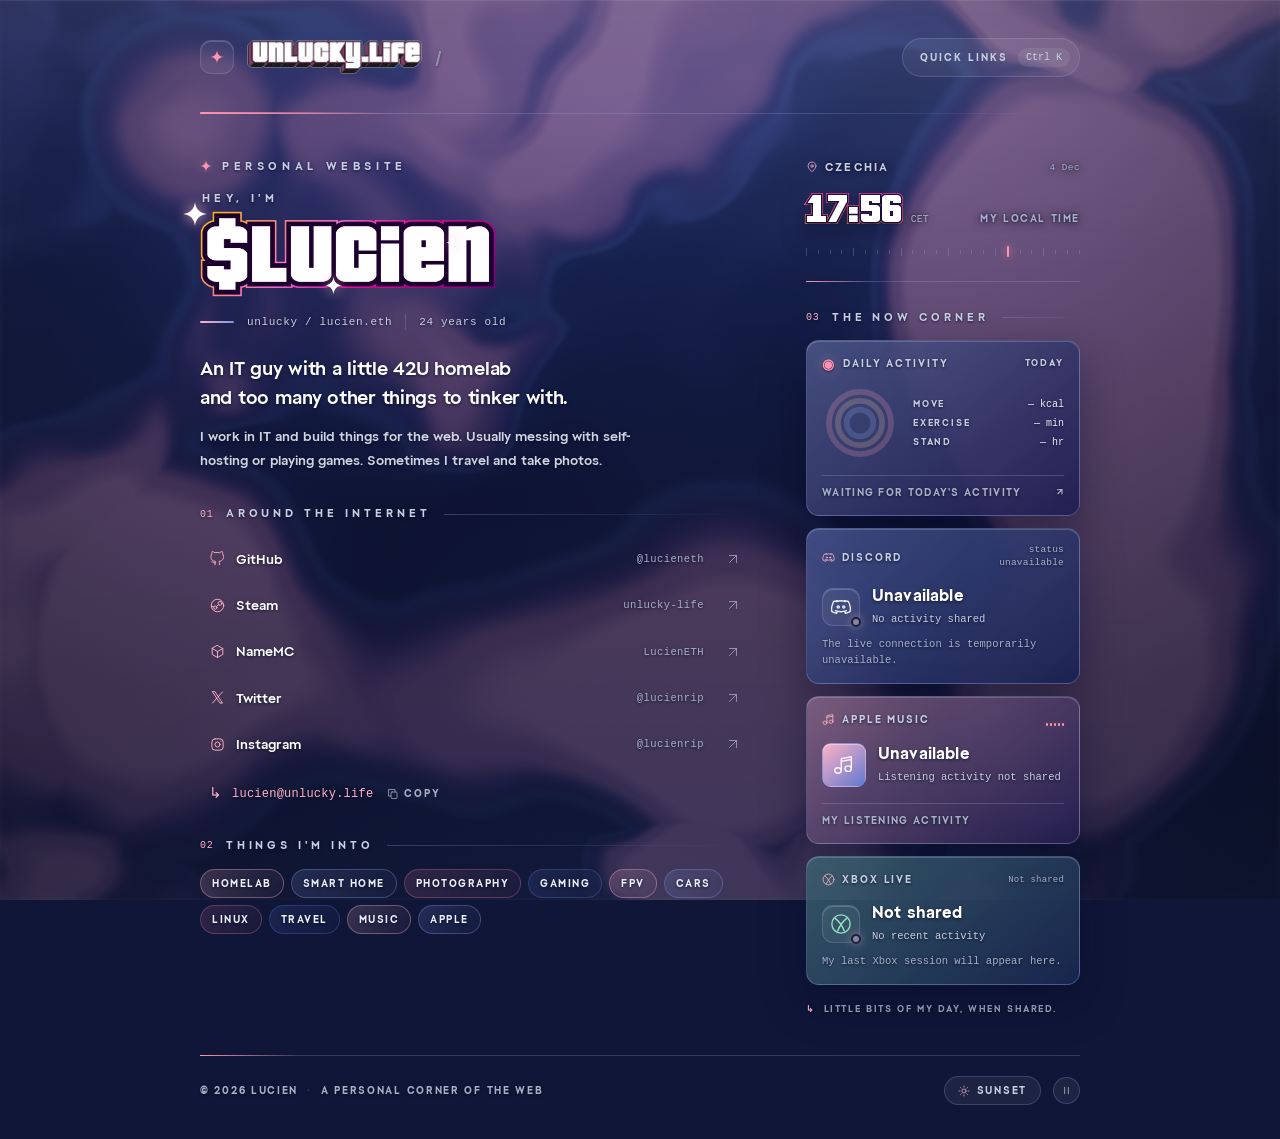
<file: index.html>
<!doctype html>
<html lang="en">

<head>
    <meta charset="utf-8">
    <meta name="viewport" content="width=device-width,initial-scale=1">
    <meta name="theme-color" content="#0b0726">
    <title>unlucky.life</title>
    <meta name="description"
        content="I'm Lucien aka unlucky and this is my little corner of the internet.">

    <!-- SEO Meta Tags -->
    <meta name="keywords" content="Lucien Pauer, Lucien, Unlucky, unlucky life, unlucky.life, life, unlucky web, unluckylife">
    <meta name="author" content="Lucien">

    <!-- Open Graph Meta Tags (for social media sharing) -->
    <meta property="og:title" content="unlucky.life">
    <meta property="og:description" content="Just a little website">
    <meta property="og:image" content="./images/favicon.webp">
    <meta property="og:url" content="https://unlucky.life">

    <!-- Twitter Card Meta Tags (for Twitter sharing) -->
    <meta name="twitter:card" content="./images/favicon.webp">
    <meta name="twitter:title" content="unlucky.life">
    <meta name="twitter:description" content="Just a little webste">
    <meta name="twitter:image" content="./images/favicon.webp">

    <!-- Mobile redirect -->
    <!-- <script type="text/javascript" src="javascript/redirection-mobile.js"></script><script type="text/javascript">// <![CDATA[
    //    SA.redirection_mobile ({
    //    mobile_url : "unlucky.life/m",
    //    tablet_redirection : "true"
    //    });
    //    
    // ]]></script>

    <!-- Favicon -->
    <link rel="icon" type="image/webp" sizes="32x32" href="./images/favicon/favicon-32x32.webp">
    <link rel="icon" type="image/webp" sizes="16x16" href="./images/favicon/favicon-16x16.webp">
    <link rel="apple-touch-icon" sizes="180x180" href="./images/favicon/apple-touch-icon.webp">
    <link rel="icon" href="./images/favicon/favicon.ico" sizes="48x48">

    <link rel="preload" href="other/fonts/gta-art-deco.woff" as="font" type="font/woff" crossorigin>
    <link rel="preload" href="other/fonts/pricedown.ttf" as="font" type="font/ttf" crossorigin>
    <link rel="stylesheet" href="styles/VI.css">
    <noscript>
        <style>
            .ul-loader{display:none}
        </style>
    </noscript>
    <script src="javascript/bubbles/liquid-bubbles.js" defer></script>
    <script src="javascript/VI.js" defer></script>
</head>

<body id="top" class="sunset">
    <!-- First-load overlay. Both layers are the same geometry, pulled from the
         one #ul-glyphs definition by <use> so they cannot drift apart: the
         outline is the resting state, and the colour only exists inside a mask
         cut from those same strokes, so the band travels through the mark
         without ever painting a rectangle around it.

         The paths are images/UL.svg's own geometry, converted from its <text>
         to outlines - same 480 viewBox, same 5-unit stroke, verified identical
         to the original at 960px. Text needed the 44KB font subset in the file
         to have loaded before either layer could be drawn, which is the wrong
         dependency for the thing that covers the load. -->
    <div class="ul-loader" id="loader" aria-hidden="true">
        <svg class="ul-mark" viewBox="0 0 480 480">
            <defs>
                <!-- The U and the L overlap, so stroking both of them draws the
                     seams where they cross. Each letter is clipped to what lies
                     OUTSIDE the other's fill, which leaves the union's outline
                     and nothing else: a rect with the other letter punched out
                     of it as an even-odd hole. The cuts land on the other
                     letter's centre line, and that letter's own 5-unit stroke
                     straddles it 2.5 either side, so the joins are covered
                     rather than merely hidden. No boolean geometry, no redrawn
                     logo - the same two outlines with their overlap masked. -->
                <clipPath id="ul-past-l" clipPathUnits="userSpaceOnUse">
                    <path clip-rule="evenodd" d="M-400 -400H1000V1000H-400ZM300.01 347.96L444.64 347.96L444.64 402.67L231.89 402.67L231.89 72.09L300.01 72.09L300.01 347.96Z" />
                </clipPath>
                <clipPath id="ul-past-u" clipPathUnits="userSpaceOnUse">
                    <path clip-rule="evenodd" d="M-400 -400H1000V1000H-400ZM300.47 72.09L300.47 289.83Q300.47 344.1 266.53 375.66Q232.58 407.22 173.78 407.22Q115.88 407.22 81.82 376.56Q47.76 345.91 47.08 292.33L47.08 72.09L115.2 72.09L115.2 290.28Q115.2 322.75 130.75 337.62Q146.3 352.5 173.78 352.5Q231.22 352.5 232.13 292.1L232.13 72.09L300.47 72.09Z" />
                </clipPath>
                <g id="ul-glyphs" fill="none">
                    <path clip-path="url(#ul-past-l)" d="M300.47 72.09L300.47 289.83Q300.47 344.1 266.53 375.66Q232.58 407.22 173.78 407.22Q115.88 407.22 81.82 376.56Q47.76 345.91 47.08 292.33L47.08 72.09L115.2 72.09L115.2 290.28Q115.2 322.75 130.75 337.62Q146.3 352.5 173.78 352.5Q231.22 352.5 232.13 292.1L232.13 72.09L300.47 72.09Z" />
                    <path clip-path="url(#ul-past-u)" d="M300.01 347.96L444.64 347.96L444.64 402.67L231.89 402.67L231.89 72.09L300.01 72.09L300.01 347.96Z" />
                </g>
                <!-- --blue trailing into --hot leading, nothing in between but
                     the ramp the two make on their own. Both ends fade out so
                     the band has no visible start or finish; it passes over the
                     outline instead of landing on it. The opaque stretch runs
                     .14 to .92 of a 190-unit rect, about 30% of the distance it
                     crosses. The two custom properties are set on .ul-loader,
                     not read off the scene - see the stylesheet. -->
                <linearGradient id="ul-band-tint" x1="0" y1="0" x2="1" y2="0">
                    <stop offset="0" stop-color="var(--ul-blue)" stop-opacity="0" />
                    <stop offset=".14" stop-color="var(--ul-blue)" stop-opacity=".5" />
                    <stop offset=".34" stop-color="var(--ul-blue)" />
                    <stop offset=".78" stop-color="var(--ul-hot)" />
                    <stop offset=".92" stop-color="var(--ul-hot)" stop-opacity=".85" />
                    <stop offset="1" stop-color="var(--ul-hot)" stop-opacity="0" />
                </linearGradient>
                <!-- A hair wider than the outline it covers, so the colour owns
                     the whole stroke instead of blending with the grey at its
                     antialiased edges. 0.3 of a unit - under a tenth of a pixel
                     at the size this renders. userSpaceOnUse because the rect
                     this masks travels far outside its own box. -->
                <mask id="ul-band-mask" maskUnits="userSpaceOnUse" x="0" y="0" width="480" height="480">
                    <use href="#ul-glyphs" stroke="#fff" stroke-width="5.6" />
                </mask>
            </defs>
            <use class="ul-outline" href="#ul-glyphs" stroke-width="5" />
            <g class="ul-sweep" mask="url(#ul-band-mask)">
                <!-- The rotation is the band's angle; the animation only ever
                     translates along the rotated x axis, so the band travels
                     perpendicular to itself - in from the bottom left corner
                     and out through the top right. -->
                <g transform="rotate(-22 240 240)">
                    <rect class="ul-band" x="-210" y="-40" width="190" height="560" fill="url(#ul-band-tint)" />
                </g>
            </g>
        </svg>
    </div>
    <a class="skip" href="#profile">Skip to my profile</a><svg width="0" height="0" style="position:absolute"
        xmlns="http://www.w3.org/2000/svg" aria-hidden="true">
        <defs>
            <symbol id="icon-pin" viewBox="0 0 24 24">
                <path d="M20 10c0 6-8 11-8 11S4 16 4 10a8 8 0 1 1 16 0Z" />
                <circle cx="12" cy="10" r="2.5" />
            </symbol>
            <symbol id="icon-sun" viewBox="0 0 24 24">
                <circle cx="12" cy="12" r="4" />
                <path d="M12 2v2m0 16v2M2 12h2m16 0h2M5 5l1.5 1.5m11 11L19 19M5 19l1.5-1.5m11-11L19 5" />
            </symbol>
            <symbol id="icon-pause" viewBox="0 0 24 24">
                <path d="M8 5v14M16 5v14" />
            </symbol>
            <symbol id="icon-play" viewBox="0 0 24 24">
                <path d="m8 4 12 8-12 8Z" />
            </symbol>
            <symbol id="icon-x" viewBox="0 0 24 24">
                <path d="m4 3 12 18h4L8 3ZM20 3l-7 8M4 21l7-8" />
            </symbol>
            <symbol id="icon-github" viewBox="0 0 24 24">
                <path
                    d="M9 19c-4 1-4-2-6-2m12 5v-3.5c0-1 .1-1.4-.5-2 3.6-.4 7-1.8 7-8A6 6 0 0 0 20 4.3 6 6 0 0 0 19.8 1S18.3.6 15 2.8a14 14 0 0 0-7 0C4.7.6 3.2 1 3.2 1A6 6 0 0 0 3 4.3 6 6 0 0 0 1.5 8.5c0 6.2 3.4 7.6 7 8-.6.6-.6 1.2-.5 2V22" />
            </symbol>
            <symbol id="icon-instagram" viewBox="0 0 24 24">
                <rect x="3" y="3" width="18" height="18" rx="5" />
                <circle cx="12" cy="12" r="4" />
                <path d="M17.5 6.5h.01" />
            </symbol>
            <symbol id="icon-steam" viewBox="0 0 24 24">
                <circle cx="12" cy="12" r="10" />
                <circle cx="16.1" cy="8.6" r="3.1" />
                <circle cx="8.5" cy="15.4" r="2.6" />
                <path d="m13.4 10.7-2.6 2.5M2.3 12.7l3.8 1.6" />
            </symbol>
            <symbol id="icon-xbox" viewBox="0 0 24 24">
                <circle cx="12" cy="12" r="10" />
                <path d="M5.1 5.3c3.5 2.6 8 8 10.6 14.3M18.9 5.3c-3.5 2.6-8 8-10.6 14.3" />
            </symbol>
            <symbol id="icon-cube" viewBox="0 0 24 24">
                <path d="m12 2.5 8.5 4.7v9.6L12 21.5l-8.5-4.7V7.2Z" />
                <path d="m3.5 7.2 8.5 4.8 8.5-4.8M12 12v9.5" />
            </symbol>
            <symbol id="icon-copy" viewBox="0 0 24 24">
                <rect x="8" y="8" width="12" height="13" rx="2" />
                <path d="M16 8V3H3v13h5" />
            </symbol>
            <symbol id="icon-music" viewBox="0 0 24 24">
                <path d="M9 18V5l11-2v13M9 8l11-2" />
                <ellipse cx="5.5" cy="18" rx="3.5" ry="3" />
                <ellipse cx="16.5" cy="16" rx="3.5" ry="3" />
            </symbol>
            <symbol id="icon-discord" viewBox="0 0 24 24">
                <path
                    d="M8 5 4 6C2 10 1 13 2 17l5 2 1-2m8-12 4 1c2 4 3 7 2 11l-5 2-1-2M7 6a17 17 0 0 1 10 0M6 16a17 17 0 0 0 12 0" />
                <circle cx="9" cy="12" r="1.2" />
                <circle cx="15" cy="12" r="1.2" />
            </symbol>
            <symbol id="icon-arrow" viewBox="0 0 24 24">
                <path d="M5 19 19 5M5 5h14v14" />
            </symbol>
            <symbol id="icon-sparkle" viewBox="0 0 24 24">
                <path
                    d="M12 1c.6 6.5 4.5 10.4 11 11-6.5.6-10.4 4.5-11 11-.6-6.5-4.5-10.4-11-11C7.5 11.4 11.4 7.5 12 1Z" />
            </symbol>
        </defs>
    </svg>
    <div class="reading-progress" id="progress" aria-hidden="true"></div>
    <div class="bubbles" id="bubbles" aria-hidden="true"></div>
    <div class="page hero">
        <header class="masthead"><a class="site-name" href="#top"><svg class="home-symbol" aria-hidden="true"
                    viewBox="0 0 24 24">
                    <use href="#icon-sparkle" />
                </svg><img class="site-logo" src="images/unlucky-life-logo.webp" alt="unlucky.life" width="800" height="155"><span class="path-slash" aria-hidden="true">/</span></a><button
                class="command-trigger" id="openPalette" type="button" aria-label="Open quick links"><span>quick
                    links</span><kbd id="shortcutHint">Ctrl K</kbd></button></header>
        <main class="layout" id="profile">
            <div class="profile-column hero-copy">
                <section class="intro entrance" aria-labelledby="profile-title">
                    <p class="eyebrow"><svg class="spark" aria-hidden="true" viewBox="0 0 24 24">
                            <use href="#icon-sparkle" />
                        </svg> personal website</p>
                    <h1 id="profile-title"><span class="greeting" id="userGreet">hey, i&#39;m</span><span
                            class="name name-logo"><img src="images/lucien-logo.webp" alt="$Lucien" width="1000" height="291"><span class="glint g1" aria-hidden="true"><svg
                                    viewBox="0 0 24 24">
                                    <use href="#icon-sparkle" />
                                </svg></span><span class="glint g2" aria-hidden="true"><svg viewBox="0 0 24 24">
                                    <use href="#icon-sparkle" />
                                </svg></span><span class="glint g3" aria-hidden="true"><svg viewBox="0 0 24 24">
                                    <use href="#icon-sparkle" />
                                </svg></span></span></h1>
                    <div class="deck">
                        <div class="identity-meta"><span>unlucky / lucien.eth</span><span id="ageLine" hidden><span
                                    id="ageValue"></span> years old</span></div>
                    </div>
                    <p class="lead">An IT guy with a little 42U homelab<br class="wide-only"> and too many other things to
                        tinker with.</p>
                    <p class="bio">I work in IT and build things for the web. Usually messing with self-hosting
                        or playing games. Sometimes I travel and take photos.</p>
                </section>
                <section class="elsewhere entrance delay-1" aria-labelledby="elsewhere-title">
                    <h2 class="section-heading" id="elsewhere-title"><span class="section-number">01</span> around the
                        internet<span class="heading-line"></span></h2>
                    <nav class="socials" aria-label="My social profiles"><a href="https://github.com/lucieneth/"
                            target="_blank" rel="noreferrer"><svg class="icon" aria-hidden="true">
                                <use href="#icon-github" />
                            </svg><span>GitHub</span><span class="handle">@lucieneth</span><svg class="icon arrow"
                                aria-hidden="true">
                                <use href="#icon-arrow" />
                            </svg></a><a href="https://steamcommunity.com/id/unlucky-life" target="_blank"
                            rel="noreferrer"><svg class="icon" aria-hidden="true">
                                <use href="#icon-steam" />
                            </svg><span>Steam</span><span class="handle">unlucky-life</span><svg class="icon arrow"
                                aria-hidden="true">
                                <use href="#icon-arrow" />
                            </svg></a><a href="https://namemc.com/profile/LucienETH.1" target="_blank"
                            rel="noreferrer"><svg class="icon" aria-hidden="true">
                                <use href="#icon-cube" />
                            </svg><span>NameMC</span><span class="handle">LucienETH</span><svg class="icon arrow"
                                aria-hidden="true">
                                <use href="#icon-arrow" />
                            </svg></a><a href="https://x.com/lucienrip" target="_blank" rel="noreferrer"><svg
                                class="icon" aria-hidden="true">
                                <use href="#icon-x" />
                            </svg><span>Twitter</span><span class="handle">@lucienrip</span><svg class="icon arrow"
                                aria-hidden="true">
                                <use href="#icon-arrow" />
                            </svg></a><a href="https://instagram.com/lucienrip" target="_blank" rel="noreferrer"><svg
                                class="icon" aria-hidden="true">
                                <use href="#icon-instagram" />
                            </svg><span>Instagram</span><span class="handle">@lucienrip</span><svg class="icon arrow"
                                aria-hidden="true">
                                <use href="#icon-arrow" />
                            </svg></a></nav>
                    <div class="contact-line" id="contact"><span class="contact-arrow"
                            aria-hidden="true">&#8627;</span><a class="email"
                            href="mailto:lucien@unlucky.life">lucien@unlucky.life</a><button class="copy-email"
                            id="copyEmail" type="button" aria-label="Copy email address"><svg class="icon"
                                aria-hidden="true">
                                <use href="#icon-copy" />
                            </svg><span class="copy-label" id="copyLabel">copy</span></button></div>
                </section>
                <section class="interests entrance delay-2" id="about" aria-labelledby="interests-title">
                    <h2 class="section-heading" id="interests-title"><span class="section-number">02</span> things
                        i&#39;m into<span class="heading-line"></span></h2>
                    <div class="interest-list"><span>homelab</span><span>smart
                            home</span><span>photography</span><span>gaming</span><span>FPV</span><span>cars</span><span>Linux</span><span>travel</span><span>music</span><span>Apple</span>
                    </div>
                </section>
            </div>
            <aside class="now-column entrance delay-2" id="now" aria-labelledby="now-title">
                <div class="local-clock">
                    <div class="clock-location"><svg class="icon" aria-hidden="true">
                            <use href="#icon-pin" />
                        </svg>Czechia<span id="localDate">Europe / Prague</span></div>
                    <div class="clock-time"><time id="localTime" class="chrome" data-text="--:--">--:--</time><span
                            id="timeZone">CEST</span><span class="clock-label">my local time</span></div>
                    <div class="clock-track" aria-hidden="true">
                        <i></i><i></i><i></i><i></i><i></i><i></i><i></i><i></i><i></i><i></i><i></i><i></i><i></i><i></i><i></i><i></i><i></i><i></i><i></i><i></i><i></i><i></i><i></i><i></i>
                    </div>
                </div>
                <h2 class="section-heading" id="now-title"><span class="section-number">03</span> the now corner<span
                        class="heading-line"></span></h2>
                <div class="live-desk">
                    <article class="live-card fitness-card reveal">
                        <div class="card-label"><span class="activity-marker"
                                aria-hidden="true">&#9673;</span><span>Daily activity</span><span
                                class="today-label">Today</span></div>
                        <div class="fitness-main"><svg class="rings" viewBox="0 0 120 120" role="img" id="fitnessRings"
                                aria-label="Fitness data not shared">
                                <g style="color:#ff9db6">
                                    <circle class="ring-track" cx="60" cy="60" r="49" />
                                    <circle id="moveRing" class="ring-value" pathLength="100" cx="60" cy="60" r="49" />
                                </g>
                                <g style="color:#f0c4a4">
                                    <circle class="ring-track" cx="60" cy="60" r="35" />
                                    <circle id="exerciseRing" class="ring-value" pathLength="100" cx="60" cy="60"
                                        r="35" />
                                </g>
                                <g style="color:#8fa8e8">
                                    <circle class="ring-track" cx="60" cy="60" r="21" />
                                    <circle id="standRing" class="ring-value" pathLength="100" cx="60" cy="60" r="21" />
                                </g>
                            </svg>
                            <dl>
                                <div>
                                    <dt>Move</dt>
                                    <dd id="moveValue">&#8212; kcal</dd>
                                </div>
                                <div>
                                    <dt>Exercise</dt>
                                    <dd id="exerciseValue">&#8212; min</dd>
                                </div>
                                <div>
                                    <dt>Stand</dt>
                                    <dd id="standValue">&#8212; hr</dd>
                                </div>
                            </dl>
                        </div>
                        <div class="card-footer"><span id="fitnessSync">Not shared</span><span
                                aria-hidden="true">&#8599;</span></div>
                    </article>
                    <article class="live-card discord-card reveal">
                        <div class="card-label"><svg class="icon" aria-hidden="true">
                                <use href="#icon-discord" />
                            </svg><span>Discord</span><span class="mini-state" id="topStatus">Not shared</span></div>
                        <div class="presence-main">
                            <div class="presence-symbol" aria-hidden="true"><svg class="icon">
                                    <use href="#icon-discord" />
                                </svg><img id="discordAvatar" alt="" hidden><span class="presence-dot"></span></div>
                            <div>
                                <h3 id="discordStatus">Not shared</h3>
                                <p id="activityName">No activity shared</p>
                            </div>
                        </div>
                        <p class="live-description" id="activityDetails">My shared Discord activity will appear here.
                        </p>
                    </article>
                    <article class="live-card music-card reveal" id="musicCard">
                        <div class="card-label"><svg class="icon" aria-hidden="true">
                                <use href="#icon-music" />
                            </svg><span id="musicLabel">Apple Music</span>
                            <div class="equalizer" aria-hidden="true"><i></i><i></i><i></i><i></i><i></i></div>
                        </div>
                        <div class="music-main">
                            <div class="cover" aria-hidden="true"><svg class="icon">
                                    <use href="#icon-music" />
                                </svg><img id="musicArtwork" alt="" hidden></div>
                            <div class="track-info">
                                <h3 id="musicTitle">Not shared</h3>
                                <p id="musicArtist">Listening activity not shared</p>
                            </div>
                        </div>
                        <div class="card-footer"><span>My listening activity</span><a id="musicLink" class="music-link"
                                target="_blank" rel="noreferrer" hidden>Open track &#8599;</a></div>
                    </article>
                    <article class="live-card xbox-card reveal">
                        <div class="card-label"><svg class="icon" aria-hidden="true">
                                <use href="#icon-xbox" />
                            </svg><span>Xbox Live</span><span class="card-meta" id="xboxState">Not shared</span></div>
                        <div class="presence-main">
                            <div class="presence-symbol" aria-hidden="true"><svg class="icon">
                                    <use href="#icon-xbox" />
                                </svg><img id="xboxArt" alt="" hidden><span class="presence-dot" id="xboxDot"></span>
                            </div>
                            <div>
                                <h3 id="xboxStatus">Not shared</h3>
                                <p id="xboxActivity">No recent activity</p>
                            </div>
                        </div>
                        <p class="live-description" id="xboxDetail">My last Xbox session will appear here.</p>
                    </article>
                </div>
                <p class="data-note"><span aria-hidden="true">&#8627;</span> little bits of my day, when shared.</p>
            </aside>
        </main>
        <footer class="footer"><span>&#169; <span id="year"></span> Lucien<span class="footer-dot">&#183;</span><span
                    class="made-personal">a personal corner of the web</span></span>
            <div class="footer-controls"><button class="scene-mode" id="mode" type="button"
                    aria-label="Switch to daylight scene" aria-pressed="true"><svg class="icon" aria-hidden="true">
                        <use href="#icon-sun" />
                    </svg><span id="modeLabel">Sunset</span></button><button class="motion" id="motionToggle"
                    type="button" aria-label="Pause motion" aria-pressed="false"><svg class="icon" aria-hidden="true">
                        <use id="motionIcon" href="#icon-pause" />
                    </svg></button></div>
        </footer>
    </div>
    <dialog class="command-palette" id="palette" aria-labelledby="palette-title">
        <div class="palette-header">
            <h2 id="palette-title">Quick links</h2><button id="closePalette" type="button"
                aria-label="Close quick links"><kbd>esc</kbd></button>
        </div><label class="sr-only" for="paletteSearch">Find a link or action</label><input id="paletteSearch"
            type="search" placeholder="Where to?" autocomplete="off">
        <div class="palette-options"><a href="https://github.com/lucieneth/" target="_blank" rel="noreferrer"
                data-command="github lucieneth code">GitHub <span>@lucieneth &#8599;</span></a><a
                href="https://steamcommunity.com/id/unlucky-life" target="_blank" rel="noreferrer"
                data-command="steam games unlucky-life">Steam <span>unlucky-life &#8599;</span></a><a
                href="https://namemc.com/profile/LucienETH.1" target="_blank" rel="noreferrer"
                data-command="namemc minecraft skin lucieneth">NameMC <span>LucienETH &#8599;</span></a><a
                href="https://x.com/lucienrip" target="_blank" rel="noreferrer"
                data-command="twitter x lucienrip">Twitter <span>@lucienrip &#8599;</span></a><a
                href="https://instagram.com/lucienrip" target="_blank" rel="noreferrer"
                data-command="instagram photos lucienrip">Instagram <span>@lucienrip &#8599;</span></a><a
                href="mailto:lucien@unlucky.life" data-command="email mail contact hello">Send an email
                <span>&#8599;</span></a><button type="button" id="paletteCopy" data-command="copy email address">Copy
                email address <span>&#10697;</span></button><button type="button" id="paletteScene"
                data-command="scene sunset daylight theme">Switch the scenery <span>&#8635;</span></button></div>
        <p class="palette-empty" id="paletteEmpty" hidden>No matching links.</p>
        <div class="palette-footer"><span>&#8593; &#8595; to move</span><span>&#8629; to open</span></div>
    </dialog>
    <div class="toast" id="toast" role="status" aria-live="polite"></div>
</body>

</html>
</file>
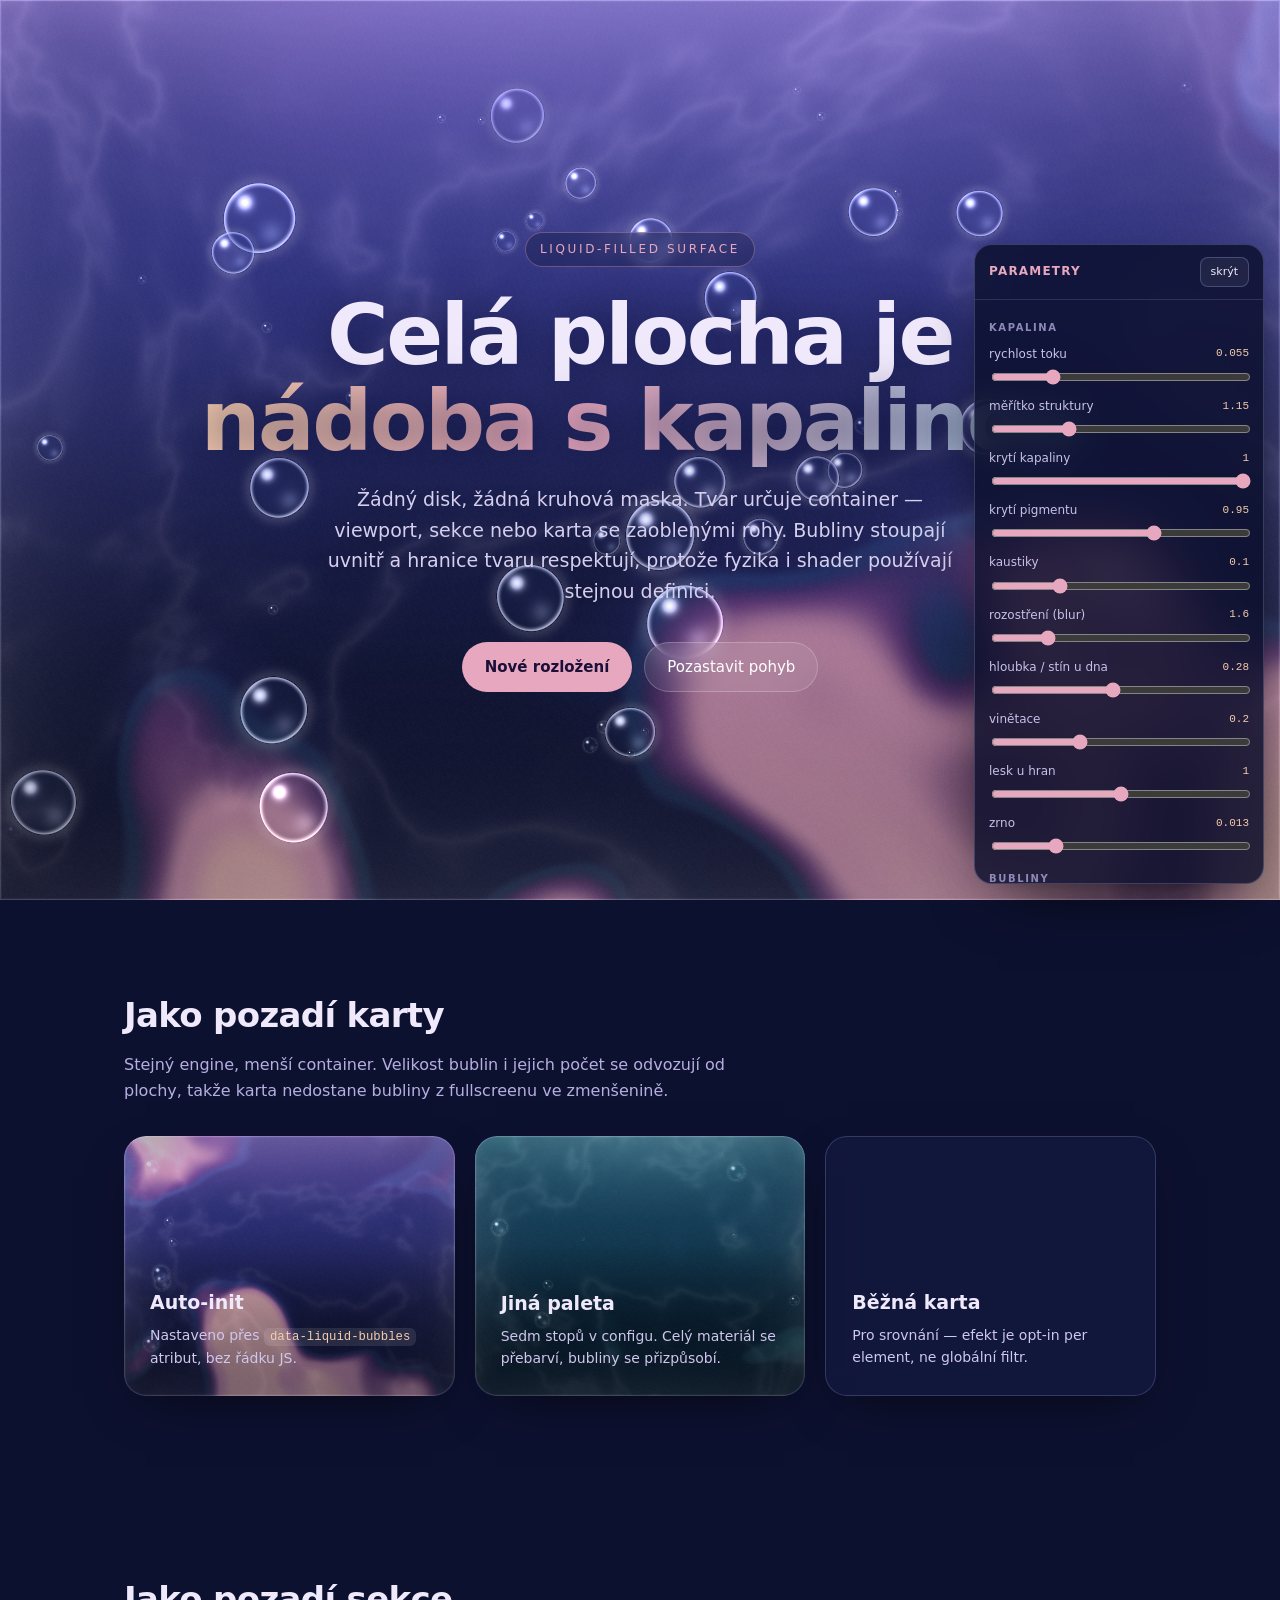
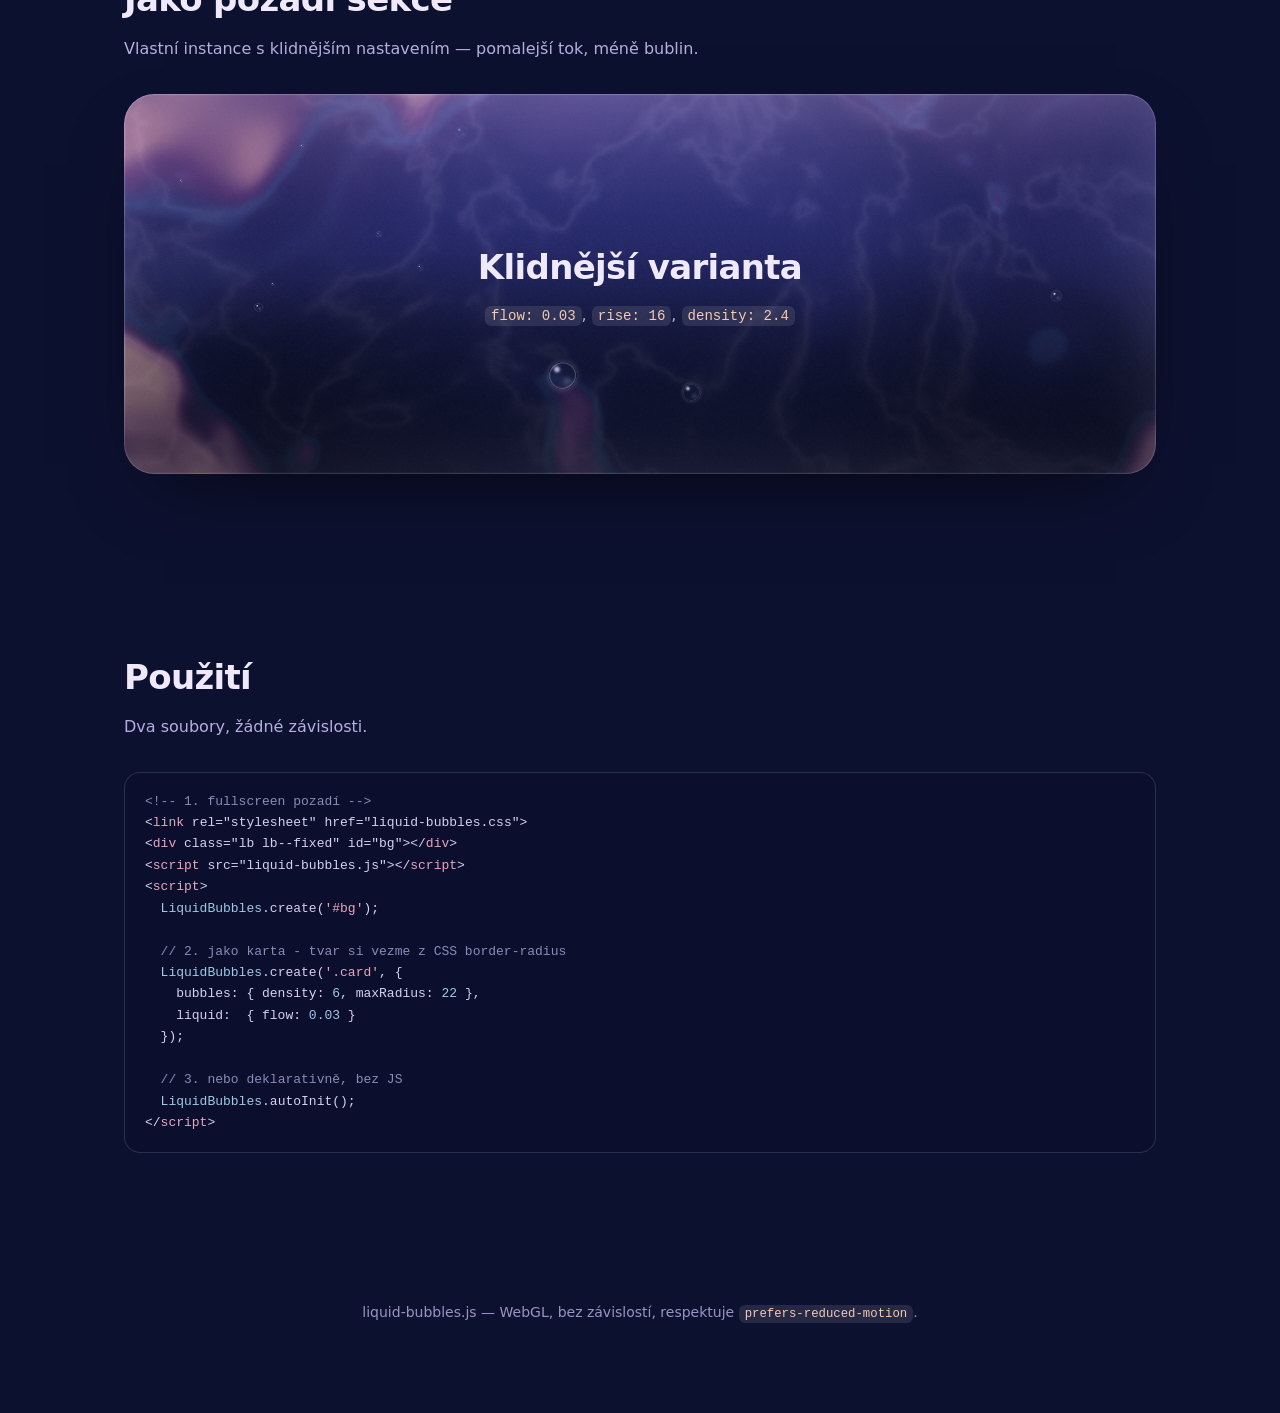
<file: liquid-bubbles.html>
<!DOCTYPE html>
<html lang="cs">
<head>
<meta charset="utf-8">
<meta name="viewport" content="width=device-width, initial-scale=1, viewport-fit=cover">
<title>Liquid Bubbles — demo</title>
<meta name="theme-color" content="#111639">
<link rel="stylesheet" href="javascript/bubbles/liquid-bubbles.css">
<style>
  /* ---- demo page chrome only; nothing here is required by the effect ---- */
  *, *::before, *::after { box-sizing: border-box; }
  html { -webkit-text-size-adjust: 100%; }
  body {
    margin: 0;
    min-height: 100dvh;
    font: 400 16px/1.6 ui-sans-serif, system-ui, -apple-system, "Segoe UI", Inter, sans-serif;
    color: #efe9fb;
    background: #0d1130;            /* seen only before the canvas paints */
    -webkit-font-smoothing: antialiased;
  }

  .wrap { max-width: 1080px; margin: 0 auto; padding: 0 24px; }

  /* --- hero ------------------------------------------------------- */
  .hero {
    min-height: 100dvh;
    display: grid;
    place-items: center;
    text-align: center;
    padding: 96px 0 72px;
  }
  .eyebrow {
    display: inline-block;
    font-size: 12px; letter-spacing: .22em; text-transform: uppercase;
    color: #e7a7be;
    padding: 7px 14px; margin-bottom: 26px;
    border: 1px solid rgba(231,167,190,.34); border-radius: 999px;
    background: rgba(17,22,57,.34);
    backdrop-filter: blur(6px);
  }
  h1 {
    margin: 0 0 20px;
    font-size: clamp(38px, 8vw, 84px); line-height: 1.02;
    letter-spacing: -.03em; font-weight: 600;
    text-shadow: 0 2px 40px rgba(10,12,40,.55);
  }
  h1 em {
    font-style: normal;
    background: linear-gradient(100deg, #f4cbae, #e7a7be 42%, #9fc9e8);
    -webkit-background-clip: text; background-clip: text; color: transparent;
  }
  .lede {
    margin: 0 auto 36px; max-width: 54ch;
    font-size: clamp(16px, 2.1vw, 19px); color: #d6cfef;
    text-shadow: 0 1px 24px rgba(10,12,40,.6);
  }
  .row { display: flex; gap: 12px; justify-content: center; flex-wrap: wrap; }
  .btn {
    appearance: none; cursor: pointer; font: inherit; font-size: 15px;
    padding: 12px 22px; border-radius: 999px;
    border: 1px solid rgba(255,255,255,.22);
    background: rgba(255,255,255,.08); color: #fff;
    backdrop-filter: blur(10px);
    transition: background .2s, border-color .2s, transform .2s;
  }
  .btn:hover { background: rgba(255,255,255,.15); border-color: rgba(255,255,255,.4); }
  .btn:active { transform: translateY(1px); }
  .btn--solid { background: #e7a7be; color: #1a1038; border-color: transparent; font-weight: 600; }
  .btn--solid:hover { background: #f0b8cb; }

  /* --- sections --------------------------------------------------- */
  section { padding: 88px 0; }
  h2 { font-size: clamp(24px, 4vw, 34px); letter-spacing: -.02em; margin: 0 0 10px; font-weight: 600; }
  .sub { color: #b7aee0; margin: 0 0 32px; max-width: 60ch; }

  .cards { display: grid; gap: 20px; grid-template-columns: repeat(auto-fit, minmax(270px, 1fr)); }

  /* a card that uses the effect as its own background */
  .card {
    --lb-radius: 22px;            /* the engine reads this back off the element */
    --lb-scrim: .26;
    min-height: 260px;
    display: flex; flex-direction: column; justify-content: flex-end;
    padding: 26px;
    box-shadow: 0 18px 50px -22px rgba(0,0,0,.75);
  }
  .card h3 { margin: 0 0 6px; font-size: 19px; font-weight: 600; }
  .card p  { margin: 0; font-size: 14px; color: #cfc7ee; }

  /* a plain card, for contrast */
  .card--plain {
    border-radius: 22px; border: 1px solid rgba(159,176,224,.24);
    background: rgba(22,29,71,.5); backdrop-filter: blur(12px);
  }

  /* a hero-sized band using the effect as a section background */
  .band {
    --lb-radius: 30px;
    --lb-scrim: .3;
    min-height: 380px; display: grid; place-items: center; text-align: center;
    padding: 56px 28px;
    box-shadow: 0 30px 80px -40px rgba(0,0,0,.85);
  }

  code {
    font-family: ui-monospace, SFMono-Regular, Menlo, Consolas, monospace;
    font-size: .88em; padding: 2px 6px; border-radius: 6px;
    background: rgba(255,255,255,.1); color: #f4cbae;
  }
  pre {
    margin: 0; padding: 18px 20px; overflow-x: auto;
    border-radius: 16px; border: 1px solid rgba(159,176,224,.2);
    background: rgba(12,16,44,.62); backdrop-filter: blur(10px);
    font-family: ui-monospace, SFMono-Regular, Menlo, Consolas, monospace;
    font-size: 13px; line-height: 1.65; color: #d7d0f2;
  }
  pre .k { color: #e7a7be; } pre .c { color: #8e8ab8; } pre .n { color: #9fc9e8; }

  footer { padding: 60px 0 90px; color: #9b93c6; font-size: 14px; text-align: center; }

  /* --- control panel ---------------------------------------------- */
  .panel {
    position: fixed; right: 16px; bottom: 16px; z-index: 50;
    width: 290px; max-height: min(78dvh, 640px);
    display: flex; flex-direction: column;
    border-radius: 18px; border: 1px solid rgba(159,176,224,.26);
    background: rgba(12,15,42,.82); backdrop-filter: blur(18px) saturate(1.2);
    box-shadow: 0 24px 60px -24px rgba(0,0,0,.9);
    font-size: 12px;
  }
  .panel__head {
    display: flex; align-items: center; gap: 8px;
    padding: 12px 14px; border-bottom: 1px solid rgba(159,176,224,.18);
  }
  .panel__head strong { font-size: 12px; letter-spacing: .1em; text-transform: uppercase; color: #e7a7be; }
  .panel__head button {
    appearance: none; cursor: pointer; font: inherit; font-size: 11px;
    margin-left: auto; padding: 5px 10px; border-radius: 8px;
    border: 1px solid rgba(159,176,224,.3); background: rgba(255,255,255,.06); color: #efe9fb;
  }
  .panel__head button:hover { background: rgba(255,255,255,.14); }
  .panel__body { overflow-y: auto; padding: 6px 14px 14px; scrollbar-width: thin; }
  .panel.is-closed .panel__body { display: none; }
  .panel h4 {
    margin: 14px 0 6px; font-size: 10px; letter-spacing: .16em;
    text-transform: uppercase; color: #8e8ab8; font-weight: 600;
  }
  .ctl { display: grid; grid-template-columns: 1fr auto; gap: 2px 8px; align-items: center; margin: 9px 0; }
  .ctl label { color: #c8c1e8; }
  .ctl output { color: #f4cbae; font-family: ui-monospace, Menlo, Consolas, monospace; font-size: 11px; }
  .ctl input[type=range] { grid-column: 1 / -1; width: 100%; accent-color: #e7a7be; height: 18px; }
  .ctl--sw { grid-template-columns: 1fr auto; }
  .ctl--sw input { accent-color: #e7a7be; width: 16px; height: 16px; }
  .swatches { display: flex; gap: 6px; flex-wrap: wrap; margin-top: 6px; }
  .swatches button {
    cursor: pointer; padding: 6px 10px; font: inherit; font-size: 11px;
    border-radius: 8px; border: 1px solid rgba(159,176,224,.3);
    background: rgba(255,255,255,.06); color: #efe9fb;
  }
  .swatches button:hover { background: rgba(255,255,255,.14); }
  @media (max-width: 720px) {
    .panel { right: 10px; left: 10px; width: auto; bottom: 10px; }
  }
</style>
</head>
<body>

<!-- =========================================================
     1. FULL-PAGE BACKGROUND
     One element, fixed behind everything. The whole viewport is
     the liquid-filled surface.
     ========================================================= -->
<div class="lb lb--fixed" id="page-bg"></div>

<div class="wrap">

  <header class="hero">
    <div>
      <span class="eyebrow">Liquid-filled surface</span>
      <h1>Celá plocha je<br><em>nádoba s kapalinou</em></h1>
      <p class="lede">
        Žádný disk, žádná kruhová maska. Tvar určuje container — viewport,
        sekce nebo karta se zaoblenými rohy. Bubliny stoupají uvnitř a hranice
        tvaru respektují, protože fyzika i shader používají stejnou definici.
      </p>
      <div class="row">
        <button class="btn btn--solid" id="reseed">Nové rozložení</button>
        <button class="btn" id="toggleMotion">Pozastavit pohyb</button>
      </div>
    </div>
  </header>

  <!-- =======================================================
       2. AS A CARD BACKGROUND
       ======================================================= -->
  <section>
    <h2>Jako pozadí karty</h2>
    <p class="sub">
      Stejný engine, menší container. Velikost bublin i jejich počet se
      odvozují od plochy, takže karta nedostane bubliny z fullscreenu ve
      zmenšenině.
    </p>
    <div class="cards">
      <div class="lb card" data-liquid-bubbles='{"bubbles":{"density":6,"maxRadius":22},"interaction":{"parallax":5}}'>
        <div class="lb__scrim"></div>
        <div class="lb__content">
          <h3>Auto-init</h3>
          <p>Nastaveno přes <code>data-liquid-bubbles</code> atribut, bez řádku JS.</p>
        </div>
      </div>
      <div class="lb card" data-liquid-bubbles='{"palette":{"deep":"#123b52","violet":"#1d6b78","orchid":"#3fa3a0","blush":"#f2d3a8","sun":"#ffe9c9","abyss":"#07202f","aqua":"#7fe0d0"},"bubbles":{"density":7,"maxRadius":18}}'>
        <div class="lb__scrim"></div>
        <div class="lb__content">
          <h3>Jiná paleta</h3>
          <p>Sedm stopů v configu. Celý materiál se přebarví, bubliny se přizpůsobí.</p>
        </div>
      </div>
      <div class="card--plain card" style="min-height:260px;display:flex;flex-direction:column;justify-content:flex-end;padding:26px">
        <h3>Běžná karta</h3>
        <p>Pro srovnání — efekt je opt-in per element, ne globální filtr.</p>
      </div>
    </div>
  </section>

  <!-- =======================================================
       3. AS A SECTION BAND
       ======================================================= -->
  <section>
    <h2>Jako pozadí sekce</h2>
    <p class="sub">Vlastní instance s klidnějším nastavením — pomalejší tok, méně bublin.</p>
    <div class="lb band" id="band">
      <div class="lb__scrim"></div>
      <div class="lb__content">
        <h2 style="margin-bottom:8px">Klidnější varianta</h2>
        <p class="sub" style="margin:0 auto">
          <code>flow: 0.03</code>, <code>rise: 16</code>, <code>density: 2.4</code>
        </p>
      </div>
    </div>
  </section>

  <!-- =======================================================
       4. USAGE
       ======================================================= -->
  <section>
    <h2>Použití</h2>
    <p class="sub">Dva soubory, žádné závislosti.</p>
<pre><span class="c">&lt;!-- 1. fullscreen pozadí --&gt;</span>
&lt;<span class="k">link</span> rel="stylesheet" href="liquid-bubbles.css"&gt;
&lt;<span class="k">div</span> class="lb lb--fixed" id="bg"&gt;&lt;/<span class="k">div</span>&gt;
&lt;<span class="k">script</span> src="liquid-bubbles.js"&gt;&lt;/<span class="k">script</span>&gt;
&lt;<span class="k">script</span>&gt;
  <span class="n">LiquidBubbles</span>.create(<span class="k">'#bg'</span>);

  <span class="c">// 2. jako karta - tvar si vezme z CSS border-radius</span>
  <span class="n">LiquidBubbles</span>.create(<span class="k">'.card'</span>, {
    bubbles: { density: <span class="n">6</span>, maxRadius: <span class="n">22</span> },
    liquid:  { flow: <span class="n">0.03</span> }
  });

  <span class="c">// 3. nebo deklarativně, bez JS</span>
  <span class="n">LiquidBubbles</span>.autoInit();
&lt;/<span class="k">script</span>&gt;</pre>
  </section>

  <footer>
    liquid-bubbles.js — WebGL, bez závislostí, respektuje <code>prefers-reduced-motion</code>.
  </footer>
</div>

<!-- =========================================================
     LIVE CONTROLS — demo only
     ========================================================= -->
<aside class="panel" id="panel">
  <div class="panel__head">
    <strong>Parametry</strong>
    <button id="panelToggle" aria-expanded="true">skrýt</button>
  </div>
  <div class="panel__body" id="panelBody"></div>
</aside>

<script src="javascript/bubbles/liquid-bubbles.js"></script>
<script>
(function () {
  'use strict';

  /* --- the three demo instances ---------------------------------- */
  var bg = LiquidBubbles.create('#page-bg');

  var band = LiquidBubbles.create('#band', {
    liquid:  { flow: 0.03, veil: 0.8 },
    bubbles: { density: 2.4, rise: 16, maxRadius: 26 },
    interaction: { parallax: 4 }
  });

  var cards = LiquidBubbles.autoInit();   // the [data-liquid-bubbles] cards

  // handy when tuning from the console: liquidDemo.page.update({...})
  window.liquidDemo = { page: bg, band: band, cards: cards };

  /* --- hero buttons ---------------------------------------------- */
  var moving = true;
  document.getElementById('reseed').addEventListener('click', function () { bg.reseed(); });
  document.getElementById('toggleMotion').addEventListener('click', function () {
    moving = !moving;
    bg.update({ motion: moving });
    this.textContent = moving ? 'Pozastavit pohyb' : 'Spustit pohyb';
  });

  /* --- control panel, generated from a declarative spec ------------
     Each row names a dotted config path, so adding a knob is one
     line here and nothing at all in the engine.                    */
  var SPEC = [
    ['Kapalina', [
      ['liquid.flow',      0,    0.25,  0.005, 'rychlost toku'],
      ['liquid.scale',     0.4,  3,     0.05,  'měřítko struktury'],
      ['liquid.opacity',   0,    1,     0.02,  'krytí kapaliny'],
      ['liquid.veil',      0,    1.5,   0.05,  'krytí pigmentu'],
      ['liquid.caustics',  0,    0.4,   0.01,  'kaustiky'],
      ['liquid.soften',    0,    8,     0.1,   'rozostření (blur)'],
      ['liquid.depth',     0,    0.6,   0.02,  'hloubka / stín u dna'],
      ['liquid.vignette',  0,    0.6,   0.02,  'vinětace'],
      ['liquid.edge',      0,    2,     0.05,  'lesk u hran'],
      ['liquid.grain',     0,    0.06,  0.002, 'zrno']
    ]],
    ['Bubliny', [
      ['bubbles.density',   0.5,  14,   0.1,   'počet (na plochu)'],
      ['bubbles.minRadius', 1,    14,   0.5,   'min. poloměr'],
      ['bubbles.maxRadius', 6,    70,   1,     'max. poloměr'],
      ['bubbles.sizeBias',  1,    5,    0.1,   'převaha malých'],
      ['bubbles.rise',      2,    90,   1,     'rychlost stoupání'],
      ['bubbles.sizeSpeed', -1,   1.2,  0.05,  'vliv velikosti na rychlost'],
      ['bubbles.inertia',   0.1,  3,    0.05,  'setrvačnost'],
      ['bubbles.drift',     0,    40,   0.5,   'boční drift'],
      ['bubbles.wobble',    0,    0.5,  0.01,  'frekvence kolísání'],
      ['bubbles.jitter',    0,    1,    0.05,  'mikro-kolísání'],
      ['bubbles.cluster',   0,    1,    0.05,  'shlukování'],
      ['bubbles.opacity',   0,    1,    0.02,  'krytí'],
      ['bubbles.refraction',0,    2,    0.05,  'lom světla'],
      ['bubbles.rim',       0,    2,    0.05,  'obrysové světlo'],
      ['bubbles.highlight', 0,    2,    0.05,  'odlesk'],
      ['bubbles.glow',      0,    2,    0.05,  'záře (glow)']
    ]],
    ['Tvar a interakce', [
      ['container.radius',     0, 160,  1,     'border-radius (px)'],
      ['interaction.strength', 0, 3,    0.05,  'síla interakce'],
      ['interaction.radius',   40, 500, 10,    'dosah kurzoru'],
      ['interaction.swirl',    0, 2,    0.05,  'vír'],
      ['interaction.parallax', 0, 40,   1,     'parallax (px)']
    ]],
    ['Výkon', [
      ['performance.liquidScale', 0.25, 1, 0.05, 'rozlišení kapaliny'],
      ['performance.dprMax',      1,    3, 0.25, 'max. DPR']
    ]]
  ];

  var PALETTES = {
    'Vice': { abyss:'#111639', deep:'#272a6d', violet:'#543d90', orchid:'#9c5099', blush:'#e7a7be', sun:'#f4cbae', aqua:'#4ab4c5' },
    'Laguna': { abyss:'#07202f', deep:'#123b52', violet:'#1d6b78', orchid:'#3fa3a0', blush:'#f2d3a8', sun:'#ffe9c9', aqua:'#7fe0d0' },
    'Půlnoc': { abyss:'#05060f', deep:'#12162e', violet:'#262a4f', orchid:'#4a4470', blush:'#b9b6d6', sun:'#e3dff0', aqua:'#6d7fa8' },
    'Guava':  { abyss:'#2a0a24', deep:'#5c1340', violet:'#98244e', orchid:'#d24b56', blush:'#ffb48a', sun:'#ffe2b8', aqua:'#ff8fb0' }
  };

  var get = function (o, path) {
    return path.split('.').reduce(function (a, k) { return a[k]; }, o);
  };
  var setPath = function (path, value) {
    var parts = path.split('.'), patch = {}, cur = patch;
    for (var i = 0; i < parts.length - 1; i++) { cur[parts[i]] = {}; cur = cur[parts[i]]; }
    cur[parts[parts.length - 1]] = value;
    return patch;
  };

  var body = document.getElementById('panelBody');
  SPEC.forEach(function (group) {
    var h = document.createElement('h4');
    h.textContent = group[0];
    body.appendChild(h);

    group[1].forEach(function (row) {
      var path = row[0], min = row[1], max = row[2], step = row[3], label = row[4];
      var start = path === 'container.radius' ? 0 : get(bg.cfg, path);

      var wrap = document.createElement('div');
      wrap.className = 'ctl';
      wrap.innerHTML =
        '<label for="c-' + path + '">' + label + '</label>' +
        '<output id="o-' + path + '">' + start + '</output>' +
        '<input id="c-' + path + '" type="range" min="' + min + '" max="' + max +
        '" step="' + step + '" value="' + start + '">';
      body.appendChild(wrap);

      var input = wrap.querySelector('input'), out = wrap.querySelector('output');
      input.addEventListener('input', function () {
        var v = parseFloat(input.value);
        out.textContent = v;
        if (path === 'container.radius') {
          // the shape is CSS-owned, so change CSS and let the engine re-read it
          document.getElementById('page-bg').style.borderRadius = v + 'px';
          bg.update({ container: { radius: 'auto' } });
        } else {
          bg.update(setPath(path, v));
        }
      });
    });
  });

  var ph = document.createElement('h4'); ph.textContent = 'Paleta'; body.appendChild(ph);
  var sw = document.createElement('div'); sw.className = 'swatches'; body.appendChild(sw);
  Object.keys(PALETTES).forEach(function (name) {
    var b = document.createElement('button');
    b.textContent = name;
    b.addEventListener('click', function () { bg.update({ palette: PALETTES[name] }); });
    sw.appendChild(b);
  });

  var panel = document.getElementById('panel'), pt = document.getElementById('panelToggle');
  pt.addEventListener('click', function () {
    var closed = panel.classList.toggle('is-closed');
    pt.textContent = closed ? 'parametry' : 'skrýt';
    pt.setAttribute('aria-expanded', String(!closed));
  });
}());
</script>
</body>
</html>
</file>
<file: styles/VI.css>
/* Paths are relative to THIS file, not to the page - the stylesheet moved into
   /styles/ but these kept the root-relative spelling, so all three resolved to
   /styles/other/fonts/ and 404'd. The page rendered on Arial and Impact. */
/* Three real weights, so nothing here is ever a synthesised faux bold. The
   regular was already the right cut - it sets HANDLING at 492.2px/100px
   against Rockstar's ArtDecoRegular at the same 492.2 - and Medium and Bold
   came from the album store, which serves the whole family.

   They are registered by their actual weight. The store's own theme maps
   Medium onto `bold` and Bold onto 900, which works for its markup but means
   font-weight:500 there gets you the Regular; here 500 gets you the Medium. */
@font-face { font-family:'GTAArtDeco'; src:url('../other/fonts/gta-art-deco.woff') format('woff'); font-weight:400; font-style:normal; font-display:swap; }
@font-face { font-family:'GTAArtDeco'; src:url('../other/fonts/gta-art-deco-medium.woff2') format('woff2'); font-weight:500; font-style:normal; font-display:swap; }
@font-face { font-family:'GTAArtDeco'; src:url('../other/fonts/gta-art-deco-bold.woff2') format('woff2'); font-weight:700; font-style:normal; font-display:swap; }
/* Declared but currently unused - the clock moved to Pricedown. An unused
   @font-face costs nothing: the file is only fetched once something renders
   with it. */
@font-face { font-family:'GTAArtDeco Condensed'; src:url('../other/fonts/gta-art-deco-condensed.woff') format('woff'); font-weight:700; font-style:normal; font-display:swap; }
@font-face { font-family:'Pricedown'; src:url('../other/fonts/pricedown.ttf') format('truetype'); font-weight:400; font-style:normal; font-display:swap; }

/* ============================================================
   unlucky.life - "The Album" treatment.
   Palette taken from the GTA VI album packaging: royal blue and
   faded pink, two tones only, with white outlined type over them.
   Base layer = the Daylight scene. body.sunset = the night scene.
   ============================================================ */

:root{
  color-scheme:light;
  --mono:'Cascadia Code','SFMono-Regular',Consolas,monospace;
  --deco:'GTAArtDeco',Arial,sans-serif;
  --display:'GTAArtDeco Condensed',Impact,sans-serif;
  --price:'Pricedown',Impact,sans-serif;

  /* Daylight used to sit at the very top of the tone scale - background around
     75% luminance with the ink tiers left pale, which put --faint at 2.6:1 and
     --pink at 2.9:1 against it. The scene now sits a band lower and the ink
     tiers sit a band darker, so every one of them clears 4.5:1 on the lightest
     part of the gradient. Deepening the scene alone would have made that worse,
     not better: the two moves only work together. */
  --ink:#141a42;--ink-2:#27305f;--muted:#3b4578;--faint:#4a5384;
  --pink:#9c2755;--hot:#b32a60;--blue:#33438f;
  --line:#6d7cbb54;--rule:#7886c266;
  --card-bg:#fdf4f8cc;--card-line:#8e9ccf8a;--card-gloss:#fffffff2;--card-shadow:0 12px 34px #2a35702e;
  --chip-bg:#fdf4f8c4;--chip-line:#93a0d18f;
  --glow-pink:#c3517566;
  --presence-color:#6b7296;
  --sparkle:#fff6fa;--sparkle-glow:#d2578a;
  --lb-abyss:#c6c3e4;--lb-deep:#d3b4cf;--lb-violet:#d9aec8;
  --lb-orchid:#c993b6;--lb-blush:#b67c9f;--lb-sun:#dfb5cb;--lb-aqua:#9dabdd;
  --lb-sheen:.08;--lb-halo:0 1px 10px #f0d6e2e6,0 0 3px #f0d6e2bf;
  --dot-ring:#fbeaf1;
  /* Display type is set the way the GTA VI logo sets it: flat white face, dark
     rim, soft drop. No fill gradient - a ramp inside the letters fought the
     scene behind them whichever way it was tuned. */
  --type-face:#ffffff;--type-rim:#2a1145;--type-rim-hot:#b32a60;
  --type-drop:0 3px 0 #2a114540,0 12px 26px #2a11455c;
  /* The outer edge is one gradient for both scenes on purpose - it belongs to
     the lockup, not to the scenery, so it stays put when the scene flips. */
  --type-edge:linear-gradient(180deg,#ff3d9a 0%,#ff5f7e 46%,#ff9a3c 100%);
  --tilt-x:0px;--tilt-y:0px;
}

body.sunset{
  color-scheme:dark;
  /* The ink tiers used to be violet all the way down - #efe9fb through
     #ab9fdb - which is the album palette applied to running text, and it read
     as dark grey rather than as white. Rockstar set their pages in white and
     neutral grey and keep the colour for accents, so the tint comes out of the
     tiers here and stays in --pink, --hot and --blue. Each step also goes up a
     little: --faint clears 8.2:1 on the deepest part of the scene now against
     7.4:1 before, and the whole ramp looks heavier at the same weight, which
     is half of why the face looked thin. */
  --ink:#ffffff;--ink-2:#eaeef7;--muted:#c8cfe0;--faint:#a7b0c6;
  --pink:#ffb2c6;--hot:#ff93b1;--blue:#7f95e0;
  --line:#9fb0e03d;--rule:#93a4d44d;
  --card-line:#9fb2e04d;--card-gloss:#ffffff1f;--card-shadow:0 16px 44px #060a2666;
  --chip-bg:#ffffff0f;--chip-line:#9fb0e03d;
  --glow-pink:#ffb2c64d;
  --sparkle:#ffffff;--sparkle-glow:#ffb2c6;
  --lb-abyss:#070a1e;--lb-deep:#111838;--lb-violet:#28305e;
  --lb-orchid:#56336f;--lb-blush:#a86a86;--lb-sun:#c08ea1;--lb-aqua:#6376b4;
  --lb-sheen:.4;--lb-halo:0 1px 10px #060a26e0,0 0 3px #060a26b3;
  --dot-ring:#161d47;--card-bg:#161d47b8;
  /* The rim stays a plum rather than going black: against this scene's navy a
     black rim disappears and the letters lose their edge. */
  --type-rim:#231150;--type-rim-hot:#ff93b1;
  --type-drop:0 2px 0 #05081f4d,0 11px 26px #05081f80;
}

/* ---------- base ---------- */

*{box-sizing:border-box}
html{scroll-behavior:smooth;overflow-x:clip}
body{
  margin:0;color:var(--ink);isolation:isolate;
  font:14px/1.65 var(--deco);
  background:#e3c2d6;
  background-image:linear-gradient(183deg,#e5b8ce 0%,#e6c3d8 38%,#d9c5e0 72%,#c6c8e6 100%);
  background-attachment:fixed;
}
body.sunset{
  background:#0f1638;
  background-image:
    radial-gradient(ellipse 110% 64% at 50% 12%,#2b4aa87a,transparent 64%),
    radial-gradient(ellipse 96% 54% at 50% 102%,#3f5fc266,transparent 62%),
    linear-gradient(183deg,#0a0f2c 0%,#121a45 46%,#1a2559 100%);
  background-attachment:fixed;
}
/* A white bloom in the top right. It is nearly free on the dark scene and adds
   depth there; on daylight it landed on an already-bright gradient and was a
   straight glare source, so that one is dialled down. */
body:before{
  content:'';position:fixed;inset:0;z-index:-2;pointer-events:none;
  background:radial-gradient(ellipse 62% 42% at 72% 6%,#ffffff12,transparent 62%);
}
body.sunset:before{background:radial-gradient(ellipse 62% 42% at 72% 6%,#ffffff21,transparent 62%)}
a{color:inherit;text-decoration:none}
button,input{font:inherit;color:inherit}
button{cursor:pointer}
button:disabled{cursor:default}
button,a{-webkit-tap-highlight-color:transparent}
a:focus-visible,button:focus-visible,input:focus-visible{outline:2px solid var(--hot);outline-offset:4px;border-radius:3px}
::selection{background:#ffb2c6;color:#1b2350}
body.sunset ::selection{background:#ffb2c6;color:#141c46}
[hidden]{display:none!important}
.sr-only{position:absolute;width:1px;height:1px;padding:0;margin:-1px;overflow:hidden;clip:rect(0,0,0,0);white-space:nowrap;border:0}
.skip{position:fixed;top:-100px;left:20px;padding:12px 20px;background:#1b2350;color:#ffe3ec;z-index:100;border-radius:8px}
.skip:focus{top:12px}
.icon{height:18px;width:18px;fill:none;stroke:currentColor;stroke-width:1.5;stroke-linecap:round;stroke-linejoin:round;flex-shrink:0}
.reading-progress{position:fixed;inset:0 0 auto;height:2px;z-index:50;transform:scaleX(0);transform-origin:left;background:linear-gradient(90deg,#3a4da0,#ffb2c6 52%,#ffe3ec)}
.page{width:min(880px,calc(100% - 64px));margin:0 auto;position:relative;z-index:1}

/* ---------- display type ---------- */

/* paint-order is what makes this work: without it the stroke centres on the
   glyph edge and half of it eats inward, which on a face this heavy closes up
   the counters. With it the rim sits entirely outside and the white face stays
   the full letterform. Browsers that ignore paint-order still get an outline,
   just a slightly leaner face - no fallback needed.

   Stroke and spacing are in em so the same rule serves the 86px name and the
   42px clock, and rides the responsive font sizes without a second set of
   numbers.

   The tracking is set so the rims almost touch, the way the logo packs its
   lockup, rather than so they clear each other comfortably. An outward stroke
   eats .062em of the gap on each side, so this is well under what looks right
   for the bare letterforms - read it as a rim-to-rim measurement, not a
   letter-to-letter one. */
.chrome{
  position:relative;
  color:var(--type-face);
  -webkit-text-stroke:.062em var(--type-rim);
  paint-order:stroke fill;
  letter-spacing:.004em;
}
/* The coloured outer edge. One stroke per element is all CSS gives, and the
   logo has two rims, so the outer one is a second copy of the glyphs sitting
   behind the real text with a fatter stroke. The gradient reaches the stroke
   because background-clip:text clips to the text's whole ink - face AND stroke
   - which is the one behaviour this entire construction rests on.
   The real text then covers all of it but the outermost .023em.

   The drop lives here rather than on .chrome because this is the backmost
   layer: cast from the fat silhouette it is the shadow of the whole lockup,
   and on .chrome it painted over the coloured edge and muddied it. */
.chrome:before{
  content:attr(data-text);
  /* Shrink-to-fit on the text means this box IS the advance width, and the
     stroke hangs a tenth of an em outside it at each end. Chrome paints a
     background-clip:text background only within the box, so the outermost
     glyph edges came back unpainted and the lockup had a top and a bottom rim
     but no sides. The padding buys the stroke somewhere to land and the
     matching negative left puts the glyphs back where they were - horizontal
     only, because a 180deg ramp does not care how wide its box is, while
     padding it vertically would resample the whole gradient. */
  position:absolute;left:-.14em;top:0;z-index:-1;padding:0 .14em;
  -webkit-text-stroke:.1em transparent;
  background-image:var(--type-edge);
  -webkit-background-clip:text;background-clip:text;
  -webkit-text-fill-color:transparent;
  text-shadow:var(--type-drop);
  pointer-events:none;
}

/* ---------- liquid-filled background ---------- */

/* The viewport is the vessel: one slab of slowly moving tinted liquid
   behind the whole page. Shape, radius and palette all live here in CSS -
   liquid-bubbles.js reads them back off the element and feeds them to both
   the shader and the bubble physics, so this block stays the single source
   of truth for how the panel looks. */
.bubbles{
  position:fixed;inset:0;width:100%;height:100%;z-index:0;pointer-events:none;
  overflow:hidden;isolation:isolate;border-radius:0;
  /* Deliberately transparent. The liquid canvas runs below full opacity, so
     what it blends onto is this page's own background gradient - that is what
     keeps text contrast from collapsing wherever a pale pool drifts under it,
     and it is the same relationship the old translucent blobs had. */
  background-color:transparent;
}
.lb__canvas{
  position:absolute;inset:0;display:block;width:100%;height:100%;
  border-radius:inherit;pointer-events:none;z-index:0;
}
/* A thin CSS sheen over the canvas. Doing the glass edge here rather than in
   the shader means it survives the fallback below. */
.lb__glass{
  position:absolute;inset:0;border-radius:inherit;pointer-events:none;z-index:1;
  opacity:var(--lb-sheen,.4);
  background:linear-gradient(180deg,#ffffff1a 0%,#ffffff05 14%,#ffffff00 38%);
  box-shadow:inset 0 1px 0 #ffffff30,inset 0 0 70px #ffffff0b;
}
/* No WebGL, or a device that could not keep up: same palette, plain CSS. */
.lb__fb{
  position:absolute;inset:0;border-radius:inherit;overflow:hidden;
  pointer-events:none;z-index:0;opacity:.6;
  background:
    radial-gradient(90% 60% at 18% 12%,var(--lb-blush),transparent 58%),
    radial-gradient(70% 55% at 82% 26%,var(--lb-orchid),transparent 62%),
    linear-gradient(175deg,var(--lb-violet) 0%,var(--lb-deep) 46%,var(--lb-abyss) 100%);
}
/* The tuned config draws no bubbles, so the fallback must not either.
   Drop this rule if you ever raise bubbles.opacity above 0. */
.lb__fb i{display:none}

/* The clock labels are 9-10px, letter-spaced, coloured --faint, and sit
   straight on the background with no card behind them - the weakest text on
   the page. Measured worst-case contrast there was 1.0:1 even before the
   liquid existed, because the old pink blobs washed them out too.

   A halo in the scene's own background colour is invisible over the dark
   parts of the liquid and does the work only where a pale pool drifts
   underneath. .chrome is excluded because it carries its own rim and drop,
   not because a shadow would break it - that was true of the old clipped
   gradient, whose glyphs were transparent. Delete this rule to go back to
   flat text. */
.clock-location,#timeZone,.clock-label{text-shadow:var(--lb-halo)}

/* ---------- sparkle glints ---------- */

.glint{position:absolute;pointer-events:none;color:var(--sparkle);filter:drop-shadow(0 0 7px var(--sparkle-glow));animation:twinkle 3.6s ease-in-out infinite;z-index:2}
.glint svg{width:100%;height:100%;display:block;fill:currentColor;stroke:none}
.glint.g1{width:26px;height:26px;top:-10px;left:-18px;animation-delay:-.4s}
.glint.g2{width:15px;height:15px;top:24px;right:12%;animation-delay:-1.7s}
.glint.g3{width:19px;height:19px;bottom:2px;left:42%;animation-delay:-2.6s}
@keyframes twinkle{0%,100%{opacity:.18;transform:scale(.55) rotate(-12deg)}50%{opacity:1;transform:scale(1) rotate(28deg)}}

/* ---------- masthead ---------- */

/* This was a 10px label at either end of 114px of nothing. Both ends now sit
   in the chip idiom the footer controls and the cards already wear, so the bar
   holds two objects instead of two pieces of floating text, and the wordmark
   is up at a size where the face has some body to it. */
.masthead{height:114px;display:flex;justify-content:space-between;align-items:center;gap:20px;position:relative}
/* The rule carries the scene's own ramp the full width instead of being a flat
   hairline with a 120px accent stuck on its front. */
.masthead:before{content:'';position:absolute;left:0;right:0;bottom:0;height:1px;background:linear-gradient(90deg,var(--hot) 0,var(--rule) 24%,var(--line) 70%,transparent)}
.masthead:after{content:'';position:absolute;left:0;bottom:0;width:186px;height:2px;border-radius:2px;background:linear-gradient(90deg,var(--hot),transparent)}
.site-name{display:flex;gap:13px;align-items:center;font:14px var(--deco);letter-spacing:.155em;text-transform:uppercase;color:var(--ink)}
/* The plate is the same 1px chip the presence symbols and the scene toggle
   wear. The tilt the sparkle used to carry permanently moved onto hover - a
   crooked icon sitting inside a straight plate just reads as a mistake. */
.home-symbol{
  width:34px;height:34px;flex-shrink:0;padding:9px;
  border:1px solid var(--chip-line);border-radius:11px;background:var(--chip-bg);
  box-shadow:inset 0 1px 0 #ffffff2e;
  color:var(--hot);fill:currentColor;stroke:none;
  transition:border-color .25s,rotate .35s,box-shadow .25s;
}
.site-name:hover .home-symbol{border-color:var(--hot);rotate:-12deg;box-shadow:inset 0 1px 0 #ffffff2e,0 0 16px var(--glow-pink)}
.site-name:hover .site-tld{color:var(--hot)}
.site-tld{color:var(--pink);transition:color .25s}
.path-slash{color:var(--faint);letter-spacing:0;font-size:16px;opacity:.65}
.command-trigger{display:flex;align-items:center;gap:10px;border:1px solid var(--chip-line);background:var(--chip-bg);border-radius:999px;color:var(--muted);font:10px var(--deco);letter-spacing:.2em;text-transform:uppercase;padding:9px 9px 9px 17px;transition:color .25s,border-color .25s,box-shadow .25s}
.command-trigger:hover{color:var(--hot);border-color:var(--hot);box-shadow:0 0 0 3px var(--glow-pink)}
kbd{font:10px var(--mono);letter-spacing:0;text-transform:none;border:1px solid var(--chip-line);border-bottom-width:2px;padding:3px 5px;border-radius:4px;background:var(--chip-bg);color:var(--muted);white-space:nowrap}
/* Inside the pill there is already a border around the kbd, so it drops its
   own and leans on a tint instead. */
.command-trigger kbd{border:0;background:#ffffff14;padding:4px 8px;border-radius:999px;color:inherit}

/* ---------- layout ---------- */

.layout{display:grid;grid-template-columns:minmax(0,1fr) 274px;gap:56px;padding:44px 0 38px}
.profile-column,.now-column{min-width:0}

/* ---------- intro / the cover ---------- */

.intro{position:relative}
.eyebrow{font:11px/1.5 var(--deco);letter-spacing:.42em;text-transform:uppercase;color:var(--muted);margin:0 0 18px;display:flex;align-items:center;gap:10px}
.eyebrow .spark{width:12px;height:12px;color:var(--hot);fill:currentColor;stroke:none;filter:drop-shadow(0 0 5px var(--glow-pink))}
.intro h1{font-weight:400;line-height:1;display:flex;flex-direction:column;gap:7px;margin:0 0 17px;position:relative}
.greeting{font:400 11px/1 var(--deco);letter-spacing:.4em;text-transform:uppercase;color:var(--muted);padding-left:2px}
/* The visitor's IP, dropped in by the ipdata greeting. It gets the mono face
   and its own tracking: .46em is right for three uppercase words and turns a
   dotted quad into scattered digits. */
.greeting em{font-style:normal;font-family:var(--mono);letter-spacing:.1em;color:var(--pink)}
.name{font:400 86px/.92 var(--price);position:relative;width:max-content;max-width:100%}
/* The glow goes on the backmost layer so it spreads from the coloured edge and
   lights the whole lockup. Recolouring the dark rim, which is what this used to
   do, now just fights the edge that sits right outside it. */
.name:before{transition:text-shadow .35s ease}
.name:hover:before{text-shadow:var(--type-drop),0 0 30px var(--glow-pink)}
/* The gloss the live cards get, clipped to the letterforms instead of to a
   rounded box: a third copy of the text carrying the highlight through
   background-clip:text, parked off one side and slid across on hover. Same
   112deg, same 300% band, same .9s as .live-card:after, so the two read as one
   gesture.

   White on a face that is already #ffffff would be nothing, so the highlight
   is clipped to the whole ink rather than to the face: a transparent stroke at
   .chrome's own .062em, which background-clip:text then fills along with the
   letterform. The band takes the dark rim out as it crosses, and letters
   briefly blowing out at their edges is what a specular actually looks like.

   text-shadow has to go or the scene's drop trails a second copy of the band
   behind the first. */
.name:after{
  content:attr(data-text);
  /* Padded and pulled back for the same reason .chrome:before is: the stroke
     this one carries hangs outside a shrink-to-fit box too, and without the
     room the band would skip the outer edge of the first and last glyph. */
  position:absolute;left:-.1em;top:0;padding:0 .1em;pointer-events:none;
  -webkit-text-stroke:.062em transparent;paint-order:stroke fill;
  text-shadow:none;
  background-image:linear-gradient(112deg,transparent 43%,#ffffff9e 47%,#fff 50%,#ffffff9e 53%,transparent 57%);
  background-size:300% 100%;background-position:135% 0;
  -webkit-background-clip:text;background-clip:text;
  -webkit-text-fill-color:transparent;color:transparent;
  transition:background-position .9s ease;
}
.name:hover:after{background-position:-35% 0}
.deck{display:flex;align-items:center;gap:13px;margin:0 0 6px}
.deck:before{content:'';width:34px;height:2px;border-radius:2px;background:linear-gradient(90deg,var(--pink),var(--blue))}
.identity-meta{display:flex;align-items:center;gap:13px;font:11px/1.5 var(--mono);color:var(--muted);letter-spacing:.06em}
.identity-meta>span+span{border-left:1px solid var(--rule);padding-left:13px}
.lead{font-size:19px;line-height:1.55;letter-spacing:-.015em;margin:24px 0 11px;color:var(--ink)}
.bio{margin:0;color:var(--ink-2);font-size:13.5px;line-height:1.8;max-width:452px;opacity:.88}

/* ---------- section headings ---------- */

.section-heading{font:400 11px/1.4 var(--deco);letter-spacing:.36em;text-transform:uppercase;color:var(--muted);display:flex;gap:12px;align-items:center;margin:0 0 15px;white-space:nowrap}
.section-number{font:10px var(--mono);letter-spacing:.08em;color:var(--pink)}
.heading-line{flex:1;height:1px;background:linear-gradient(90deg,var(--rule),transparent);margin-left:1px}

/* ---------- around the internet ---------- */

.elsewhere{margin-top:34px}
.socials{display:flex;flex-direction:column;gap:2px}
.socials a{position:relative;display:flex;align-items:center;gap:11px;padding:10px 10px 10px 9px;font-size:13.5px;border-radius:8px;border:1px solid transparent;overflow:hidden;transition:border-color .25s,transform .25s}
.socials a:before{content:'';position:absolute;inset:0;border-radius:inherit;opacity:0;transition:opacity .3s;background:linear-gradient(100deg,#ffb2c62e,#7f95e01a 58%,transparent)}
.socials a>*{position:relative}
.socials .icon{width:15px;height:15px;color:var(--pink)}
.socials .handle{margin-left:auto;font:10.5px var(--mono);letter-spacing:.04em;color:var(--faint)}
.socials .arrow{height:12px;width:12px;margin-left:12px;color:var(--faint);transition:transform .25s,color .25s}
.socials a:hover{border-color:var(--card-line);transform:translateX(3px)}
.socials a:hover:before{opacity:1}
.socials a:hover .icon{color:var(--hot);filter:drop-shadow(0 0 6px var(--glow-pink))}
.socials a:hover .arrow{transform:translate(2px,-2px);color:var(--hot)}
.contact-line{display:flex;align-items:center;gap:10px;margin-top:17px;padding-left:9px}
.contact-arrow{font:15px var(--mono);color:var(--pink)}
.email{font:12px var(--mono);letter-spacing:.02em;color:var(--pink);transition:color .2s}
.email:hover{color:var(--hot);text-decoration:underline;text-underline-offset:4px}
.copy-email{display:flex;align-items:center;gap:5px;border:0;background:transparent;padding:4px;color:var(--faint);transition:color .2s}
.copy-email .icon{height:12px;width:12px}
.copy-label{font:10px var(--deco);letter-spacing:.18em;text-transform:uppercase}
.copy-email:hover{color:var(--hot)}

/* ---------- interests ---------- */

.interests{margin-top:34px}
.interest-list{display:flex;flex-wrap:wrap;gap:7px}
.interest-list span{font:10px/1.3 var(--deco);letter-spacing:.15em;text-transform:uppercase;padding:7px 11px;border:1px solid var(--chip-line);border-radius:999px;background:var(--chip-bg);color:var(--ink-2);transition:transform .2s,border-color .2s,color .2s}
.interest-list span:hover{transform:translateY(-2px);border-color:var(--hot);color:var(--hot)}
.interest-list span:nth-child(4n+1){background:linear-gradient(120deg,#ffb2c62e,#ffb2c60a);border-color:#ffb2c659}
.interest-list span:nth-child(4n+2){background:linear-gradient(120deg,#7f95e02e,#7f95e00a);border-color:#7f95e059}
.interest-list span:nth-child(4n+3){background:linear-gradient(120deg,#e8799e26,#e8799e0a);border-color:#e8799e4d}
.interest-list span:nth-child(4n+4){background:linear-gradient(120deg,#5f79d026,#5f79d00a);border-color:#5f79d04d}

/* ---------- now column ---------- */

.now-column{padding-top:2px}
.local-clock{padding:0 0 24px;margin-bottom:28px;border-bottom:1px solid var(--line);position:relative}
.local-clock:after{content:'';position:absolute;left:0;bottom:-1px;width:70px;height:1px;background:linear-gradient(90deg,var(--hot),transparent)}
.clock-location{display:flex;align-items:center;gap:7px;font:11px var(--deco);letter-spacing:.2em;text-transform:uppercase;color:var(--muted)}
.clock-location>.icon{width:12px;height:12px;color:var(--pink)}
#localDate{margin-left:auto;font:9.5px var(--mono);letter-spacing:.04em;color:var(--faint);text-transform:none}
.clock-time{display:flex;align-items:baseline;gap:9px;margin-top:15px}
/* Pricedown, same face as the name - the logo this page borrows from sets its
   whole lockup in one face, and the condensed cut read thin beside it. No
   letter-spacing here on purpose: .chrome owns it, so the tracking that the
   rim needs is set in exactly one place. tabular-nums is kept for the case
   where the face carries the feature; without it a clock reflows every minute. */
.clock-time time{font:400 42px/1 var(--price);font-variant-numeric:tabular-nums}
#timeZone{font:10px var(--mono);color:var(--faint)}
.clock-label{font:10px var(--deco);letter-spacing:.16em;text-transform:uppercase;margin-left:auto;color:var(--faint)}
.clock-track{display:flex;justify-content:space-between;align-items:center;height:11px;margin-top:15px;gap:3px}
.clock-track i{width:1px;height:4px;background:var(--rule);transition:height .3s,background .3s}
.clock-track i:nth-child(4n+1){height:8px}
.clock-track i.current{background:var(--hot);height:11px;width:2px;border-radius:1px;box-shadow:0 0 8px var(--hot)}

/* ---------- live cards ---------- */

.live-desk{display:grid;grid-template-columns:1fr;gap:12px}
.live-card{
  position:relative;min-width:0;display:flex;flex-direction:column;
  padding:15px;border:1px solid var(--card-line);border-radius:13px;overflow:hidden;
  background-color:var(--card-bg);
  box-shadow:inset 0 1px 0 #ffffff2e,var(--card-shadow);
  transition:transform .28s,border-color .28s,box-shadow .28s;
}
.live-card:after{
  content:'';position:absolute;inset:0;border-radius:inherit;pointer-events:none;
  background:linear-gradient(112deg,transparent 41%,var(--card-gloss) 50%,transparent 59%);
  background-size:300% 100%;background-position:135% 0;opacity:.5;
  transition:background-position .9s ease;
}
.live-card>*{position:relative;z-index:1}
.live-card:hover{transform:translateY(-4px);border-color:var(--pink);box-shadow:inset 0 1px 0 #ffffff3d,0 18px 42px #3a4da029}
.live-card:hover:after{background-position:-35% 0}
.discord-card{background-image:linear-gradient(140deg,#7f95e045,#3a4da01f)}
.xbox-card{background-image:linear-gradient(140deg,#6fc2a840,#3a4da01f)}
.music-card{background-image:linear-gradient(140deg,#ffa8c159,#d0567f1f)}
.fitness-card{background-image:linear-gradient(140deg,#9fb0ea4d,#3a4da01f)}
body.sunset .discord-card{background-image:linear-gradient(140deg,#7f95e066,#1b2455a6)}
body.sunset .xbox-card{background-image:linear-gradient(140deg,#6fc2a85c,#1b2a52a6)}
body.sunset .music-card{background-image:linear-gradient(140deg,#ffb2c666,#2a2055a6)}
body.sunset .fitness-card{background-image:linear-gradient(140deg,#9fb0ea59,#241d55a6)}

.card-label{display:flex;align-items:center;gap:7px;color:var(--muted);font:10px/1.5 var(--deco);letter-spacing:.19em;text-transform:uppercase}
.card-label>.icon{width:13px;height:13px;color:var(--pink)}
.mini-state{margin-left:auto;font:9.5px var(--mono);letter-spacing:.02em;text-transform:none;max-width:106px;line-height:1.35;text-align:right;color:var(--faint)}
.presence-main{display:flex;align-items:center;gap:12px;margin:16px 0 8px}
.presence-symbol{width:38px;height:38px;flex:0 0 38px;border-radius:11px;background:var(--chip-bg);border:1px solid var(--chip-line);display:grid;place-items:center;color:var(--ink-2);position:relative;box-shadow:inset 0 1px 0 #ffffff33}
.presence-symbol .icon{width:22px;height:22px}
/* Avatar / hra prekryje pictogram, kdyz je co ukazat. Zadny overflow:hidden -
   tecka stavu schvalne preteka za roh a orez by ji ukrojil; obrazek se orizne
   sam pres vlastni border-radius. */
.presence-symbol img{position:absolute;inset:0;width:100%;height:100%;object-fit:cover;border-radius:inherit}
.presence-dot{position:absolute;width:10px;height:10px;bottom:-2px;right:-2px;border:2px solid var(--dot-ring);border-radius:50%;background:var(--presence-color);box-shadow:0 0 8px var(--presence-color)}
.live-card h3{font:400 16px/1.3 var(--deco);letter-spacing:.01em;margin:0;color:var(--ink);overflow-wrap:anywhere}
.presence-main p,.track-info p{font:10.5px/1.5 var(--mono);color:var(--muted);margin:5px 0 0;overflow-wrap:anywhere}
.live-description{font:10.5px/1.55 var(--mono);color:var(--faint);margin:0;overflow-wrap:anywhere}
.card-footer{border-top:1px solid var(--rule);padding-top:10px;margin-top:auto;display:flex;justify-content:space-between;align-items:center;gap:8px;font:10px/1.4 var(--deco);letter-spacing:.13em;text-transform:uppercase;color:var(--faint)}
.card-footer .icon{width:12px;height:12px}

.music-main{display:flex;align-items:center;gap:12px;margin:16px 0}
.cover{width:44px;height:44px;flex:0 0 44px;border:1px solid var(--chip-line);border-radius:9px;background:linear-gradient(140deg,#ffb2c6,#5f79d0);position:relative;display:grid;place-items:center;overflow:hidden;color:#fff4fa;box-shadow:inset 0 1px 0 #ffffff59,0 4px 14px #3a4da02e}
.cover .icon{width:22px;height:22px}
.cover img{position:absolute;inset:0;width:100%;height:100%;object-fit:cover}
.track-info{min-width:0}
.equalizer{display:flex;gap:2px;align-items:flex-end;height:12px;margin-left:auto}
.equalizer i{height:3px;width:2px;border-radius:1px;background:var(--hot);box-shadow:0 0 6px var(--glow-pink)}
.is-playing .equalizer i{animation:equalize .6s ease-in-out infinite alternate}
.equalizer i:nth-child(2n){animation-delay:-.3s}
.equalizer i:nth-child(3n){animation-delay:-.5s}
.music-link{color:var(--pink);transition:color .2s}
.music-link:hover{color:var(--hot)}

.card-meta{margin-left:auto;font:9px var(--mono);letter-spacing:.02em;text-transform:none;color:var(--faint);max-width:106px;text-align:right;overflow:hidden;text-overflow:ellipsis;white-space:nowrap}
.xbox-card .presence-symbol{color:#2f8f6d}
body.sunset .xbox-card .presence-symbol{color:#8fe3bd}

.activity-marker{color:var(--hot);font-size:14px;line-height:1;filter:drop-shadow(0 0 6px var(--glow-pink))}
.today-label{margin-left:auto;font-size:9px}
.fitness-main{display:flex;gap:15px;align-items:center;margin:14px 0}
.rings{width:76px;height:76px;flex:0 0 76px;transform:rotate(-90deg)}
.rings circle{fill:none;stroke-width:9}
.ring-track{stroke:currentColor;opacity:.22}
.ring-value{stroke:currentColor;stroke-linecap:round;stroke-dasharray:100;stroke-dashoffset:100;transition:stroke-dashoffset 1s;filter:drop-shadow(0 0 4px currentColor)}
.ring-value[style*="stroke-dashoffset: 100"]{visibility:hidden}
.fitness-main dl{margin:0;flex:1}
.fitness-main dl>div{display:flex;justify-content:space-between;gap:6px;margin:7px 0;align-items:baseline}
.fitness-main dt{font:9px var(--deco);letter-spacing:.2em;text-transform:uppercase;color:var(--muted)}
.fitness-main dd{font:10px var(--mono);margin:0;color:var(--ink-2);white-space:nowrap}
.data-note{font:9px/1.8 var(--deco);letter-spacing:.18em;text-transform:uppercase;color:var(--faint);margin:16px 0 0}
.data-note>span{color:var(--pink);margin-right:5px;letter-spacing:0}

/* ---------- footer ---------- */

.footer{display:flex;justify-content:space-between;align-items:center;gap:20px;padding:20px 0 34px;border-top:1px solid var(--line);font:10px/1.5 var(--deco);letter-spacing:.17em;text-transform:uppercase;color:var(--faint);position:relative}
.footer:after{content:'';position:absolute;left:0;top:-1px;width:100px;height:1px;background:linear-gradient(90deg,var(--hot),transparent)}
.footer-dot{padding:0 9px;color:var(--rule)}
.footer-controls{display:flex;gap:12px;align-items:center}
.footer a{transition:color .2s}
.footer a:hover{color:var(--hot)}
.scene-mode{display:flex;align-items:center;gap:7px;background:var(--chip-bg);border:1px solid var(--chip-line);border-radius:999px;padding:7px 13px;font:10px var(--deco);letter-spacing:.17em;text-transform:uppercase;color:var(--muted);transition:color .2s,border-color .2s}
.scene-mode .icon{height:12px;width:12px;color:var(--pink)}
.scene-mode:hover{color:var(--hot);border-color:var(--hot)}
.motion{width:27px;height:27px;border:1px solid var(--chip-line);border-radius:999px;display:grid;place-items:center;background:var(--chip-bg);color:var(--muted);padding:0;transition:color .2s,border-color .2s}
.motion .icon{width:11px;height:11px}
.motion:hover{color:var(--hot);border-color:var(--hot)}

/* ---------- toast + palette ---------- */

.toast{position:fixed;bottom:25px;left:50%;translate:-50% 8px;background:#161d47f2;border:1px solid #ffb2c666;color:#ffe3ec;padding:12px 18px;border-radius:999px;font:10px var(--deco);letter-spacing:.18em;text-transform:uppercase;box-shadow:0 14px 40px #060a2666;z-index:100;opacity:0;pointer-events:none;transition:opacity .2s,translate .2s;max-width:calc(100vw - 30px);text-align:center}
.toast.show{opacity:1;translate:-50% 0}

.command-palette{padding:18px;border:1px solid #9fb0e04d;border-radius:16px;color:#eee9fb;width:min(470px,calc(100% - 32px));max-height:calc(100svh - 60px);overflow:auto;background:linear-gradient(150deg,#1e2a5e,#111740 55%,#25306a);box-shadow:0 34px 110px #04071f80,inset 0 1px 0 #ffffff1f}
.command-palette::backdrop{background:#070c26a6;backdrop-filter:blur(6px)}
.palette-header{display:flex;align-items:center;justify-content:space-between;margin-bottom:15px}
.palette-header h2{font:9px var(--deco);letter-spacing:.42em;text-transform:uppercase;margin:0;color:#c3cdf2}
.palette-header button{border:0;background:none;padding:0}
.command-palette input{width:100%;font:13px var(--mono);padding:12px;border:1px solid #9fb0e04d;background:#0a1036a6;color:#eee9fb;border-radius:9px;margin-bottom:11px}
.command-palette input::placeholder{color:#9aa6d6}
.palette-options{display:flex;flex-direction:column;gap:3px}
.palette-options a,.palette-options button{border:0;background:none;display:flex;align-items:center;justify-content:space-between;gap:15px;text-align:left;padding:12px 11px;border-radius:9px;font:11px var(--deco);letter-spacing:.14em;text-transform:uppercase;color:#eee9fb;transition:background .2s,color .2s}
.palette-options span{color:#a7b3e0;font:9px var(--mono);letter-spacing:.02em;text-transform:none}
.palette-options a:hover,.palette-options button:hover,.palette-options a:focus,.palette-options button:focus{background:linear-gradient(100deg,#ffb2c63d,#7f95e02e);color:#fff;outline:none}
.palette-footer{display:flex;gap:18px;border-top:1px solid #9fb0e033;margin-top:13px;padding-top:12px;font:9px var(--deco);letter-spacing:.2em;text-transform:uppercase;color:#a7b3e0}
.palette-empty{font:11px var(--deco);letter-spacing:.14em;text-transform:uppercase;padding:12px 11px;color:#a7b3e0}

body.sunset .page{text-shadow:0 1px 3px #070b26b8}
/* .chrome is left out of the reset that used to sit here: it now sets its own
   text-shadow, and this selector outranks it, so killing the shadow here also
   killed the drop under the display type. */

/* ---------- weight tiers ---------- */

/* Rockstar leave the Regular cut almost unused. Sampling their VI page: every
   run of body copy, every nav item, button and label comes back ArtDecoMedium
   500 at 9-13px and again at 29px, with ArtDecoBold 700 kept for the 47px
   headings. Ours was Regular throughout, which is what read as thin - the face
   was never narrow, it measures identically to the one they serve.

   Labels go a step past their 500, to 700. Our tracking is far wider than
   theirs - half an em on .eyebrow against their near-normal spacing - and
   tracking that open thins the apparent stroke, so matching their weight
   number would not match their density.

   Both tiers are stated once here rather than threaded through thirty-five
   font: shorthands, and both MUST stay below every rule they name: those use
   the shorthand, which resets weight, and carry equal specificity, so the
   later declaration is what decides. Keep this block last in the file. */

/* labels, small caps and headings */
.site-name,.command-trigger,.eyebrow,.greeting,.section-heading,
.clock-location,.clock-label,.card-label,.card-footer,.copy-label,
.interest-list span,.data-note,.footer,.scene-mode,.fitness-main dt,
.live-card h3,.toast,.palette-header h2,.palette-footer,.palette-empty,
.palette-options a,.palette-options button{font-weight:700}

/* running copy, and the mono tier with it - Cascadia carries a real 500;
   where it falls back to Consolas, which ships only 400 and 700, 500 simply
   resolves to the regular rather than faking anything. */
body,.lead,.bio,.identity-meta,.section-number,.socials .handle,
.contact-arrow,.email,#localDate,#timeZone,.mini-state,
.presence-main p,.track-info p,.live-description,.card-meta,
.fitness-main dd,kbd,.command-palette input,
.palette-options span{font-weight:500}

/* ---------- motion ---------- */

/* Both entrances are held while the overlay is up. They used to run behind it
   and be spent by the time it lifted, so the page was simply there. fill-mode
   is already 'both' on each of them, which parks a paused animation on its own
   first frame - nothing here has to know what that frame looks like.

   The class is put on by VI.js rather than shipped in the markup: if the
   script never arrives there is nothing to take it off again, and holding an
   entrance forever means an intro at opacity 0. */
html.ul-hold .entrance,html.ul-hold .reveal.visible{animation-play-state:paused}
.entrance{animation:arrive .75s both cubic-bezier(.2,.7,.3,1)}
.delay-1{animation-delay:.07s}
.delay-2{animation-delay:.14s}
.delay-3{animation-delay:.21s}
@keyframes arrive{from{opacity:0;transform:translateY(11px)}to{opacity:1;transform:none}}
@keyframes equalize{to{height:12px}}
.motion-off *,.motion-off *:before,.motion-off *:after{animation:none!important;transition:none!important;scroll-behavior:auto!important}
.motion-off .glint{opacity:.7;transform:none}

/* ---------- responsive ---------- */

@media(min-height:1000px) and (min-width:1000px){.masthead{height:142px}.layout{padding-top:50px;padding-bottom:46px}}

@media(max-width:850px){
  .page{width:calc(100% - 48px)}
  .layout{gap:34px;grid-template-columns:minmax(0,1fr) 250px}
  .name{font-size:72px}
  .lead{font-size:17px}
  .bio{font-size:12px}
  .wide-only{display:none}
  .made-personal,.footer-dot{display:none}
  .copy-label{display:none}
  .fitness-main{gap:10px}
  .clock-time time{font-size:36px}
}

@media(max-width:650px){
  .page{width:calc(100% - 40px);max-width:478px}
  .masthead{height:84px}
  .site-name{font-size:12px;gap:10px}
  .home-symbol{width:30px;height:30px;padding:8px;border-radius:9px}
  /* Label gone, so the pill is just the shortcut and wants even padding. */
  .command-trigger>span{display:none}
  .command-trigger{padding:9px}
  .layout{grid-template-columns:1fr;gap:38px;padding-top:32px;padding-bottom:28px}
  .eyebrow{margin-bottom:16px;letter-spacing:.42em}
  .greeting{font-size:11px;letter-spacing:.4em}
  .name{font-size:78px}
  .lead{font-size:19px;max-width:390px;margin-top:22px}
  .bio{font-size:14px;line-height:1.8}
  .section-heading{font-size:10px;margin-bottom:14px}
  .elsewhere{margin-top:32px}
  .socials a{font-size:13.5px;padding-block:12px}
  .socials .handle{font-size:10px}
  .socials .icon{width:17px;height:17px}
  .email{font-size:11px}
  .copy-label{display:block}
  .interests{margin-top:32px}
  .interest-list span{font-size:10px}
  .now-column{padding-top:0}
  .local-clock{padding-bottom:22px;margin-bottom:25px}
  .clock-time time{font-size:44px}
  .clock-location{font-size:10px}
  .live-card{padding:18px}
  .card-label{font-size:9px}
  .mini-state,.card-meta{font-size:9px;max-width:130px}
  .presence-symbol{width:44px;height:44px;flex-basis:44px}
  .live-card h3{font-size:18px}
  .presence-main p,.track-info p,.live-description{font-size:11.5px}
  .cover{width:50px;height:50px;flex-basis:50px}
  .fitness-main{gap:24px;margin:14px 0}
  .rings{height:92px;width:92px;flex-basis:92px}
  .fitness-main dt{font-size:9px}
  .fitness-main dd{font-size:12px}
  .footer{flex-direction:column;align-items:flex-start;gap:14px;padding-block:17px 28px}
  .footer-controls{gap:10px}
}

@media(max-width:370px){
  .page{width:calc(100% - 32px)}
  .name{font-size:64px}
  .greeting{font-size:10px;letter-spacing:.34em}
  .identity-meta{font-size:9px;gap:9px}
  .identity-meta>span+span{padding-left:9px}
  .lead{font-size:18px}
  .email{font-size:10px}
  .contact-line{gap:7px}
  .interest-list{gap:6px}
  .interest-list span{font-size:9px;padding:6px 9px}
}

@media(prefers-reduced-motion:reduce){*,*:before,*:after{animation:none!important;transition:none!important;scroll-behavior:auto!important}.glint{opacity:.7;transform:none}}

/* ---------- pointer drift + reveal ---------- */

.glint{translate:var(--tilt-x,0px) var(--tilt-y,0px)}
@keyframes rise{from{opacity:0;translate:0 13px}to{opacity:1;translate:0 0}}
.js-motion .reveal{opacity:0}
.js-motion .reveal.visible{opacity:1;animation:rise .7s both cubic-bezier(.2,.7,.3,1)}

/* ---------- first-load sweep ---------- */

/* Rockstar's GTA VI loader, rebuilt on this site's own mark. The outline never
   draws itself in and never fills up: it is static from the first frame, and a
   narrow band of Vice colour travels through the strokes and leaves the same
   neutral outline behind it. The band is one gradient rect translating across a
   static mask cut from those strokes, which keeps the colour inside the letters
   and keeps transform the only property that animates. */

/* Deep navy in both scenes. This is a pre-site moment - the scene class is not
   settled until VI.js runs, so keying the overlay to it would mean a chance of
   the backdrop flipping under the mark - and a light outline wants a dark field
   under it either way. The colour is the top of body.sunset's own gradient. */
.ul-loader{
  position:fixed;inset:0;z-index:9999;
  /* min() because 100dvw counts the scrollbar's width, and a box that overhangs
     the viewport pushes the mark off centre; 100% of a fixed element resolves
     against the viewport without it. Where dv* units are missing the whole
     declaration drops and inset:0 still covers the viewport.

     The page keeps its scrollbar the whole time the overlay is up. Taking it
     away with overflow:hidden is what was sliding the entire layout sideways
     when the overlay left, so the scroll lock is a handful of listeners in
     VI.js instead - they stop the page moving without touching its width. */
  width:min(100dvw,100%);height:min(100dvh,100%);
  display:grid;place-items:center;
  background:#0a0f2c;
  /* The band is --hot and --blue, pinned to the values the night scene gives
     them rather than written as var(--hot)/var(--blue). The overlay always
     stands on the navy above, and the daylight pair - #b32a60 and #33438f -
     are both dark enough to vanish against it; they would also swap under the
     mark the moment VI.js applied a daylight preference. */
  --ul-hot:#ff93b1;
  --ul-blue:#7f95e0;
}
/* ~82px wide on a phone, ~122px on a desktop - the mark sits inside a square
   viewBox, so the box is a little larger than the letters it holds.

   overflow:visible is not cosmetic. The band rect crosses the viewBox edge at
   both ends of its travel, and Chrome leaks the clipped edge as a hard 1px
   line through the mask - a coloured bar standing beside the mark for part of
   every sweep. Dropping the viewport clip drops the seam with it; the mask
   region is still pinned to the 480 box, so nothing can paint outside it. */
.ul-mark{display:block;width:clamp(98px,26vmin,146px);height:auto;overflow:visible}
/* The resting state, not the subject. */
.ul-outline{stroke:#f2eeff;stroke-opacity:.42}
/* Measured along the band's own axis, not the page's: rotated -22deg the mark
   spans -4.8 to 495.9, so x=-210 w=190 parks the band clear of the near corner
   and 710 carries its trailing end past the far one. 82% of 2.1s is a 1.72s
   crossing,
   and the hold to 100% is the beat between sweeps. The curve is a hair off
   linear on purpose - it reads as momentum rather than as easing. A proper
   ease-in-out here (.45,.05,.55,.95 was the first try) crawls the band in,
   fires it across the middle and crawls it out again, which is the generic
   CSS-demo tell. Control points that sit close to linear's own 1/3 and 2/3
   keep the speed inside about +/-15% of constant. */
.ul-band{animation:ul-sweep 2.1s cubic-bezier(.33,.28,.67,.72) infinite;will-change:transform}
@keyframes ul-sweep{0%{transform:translateX(0)}82%,100%{transform:translateX(710px)}}

/* The exit is the one animation that still has to run when motion is off,
   otherwise the overlay never leaves and the page stays locked behind it. Both
   kill-switches above are !important, so this has to be too - two classes
   out-specify their single-class and universal selectors. */
.ul-loader.is-leaving{pointer-events:none;animation:ul-leave .42s cubic-bezier(.4,0,.2,1) forwards!important}
@keyframes ul-leave{to{opacity:0}}

/* Reduced motion keeps the static outline and drops the travelling band. The
   blanket rules already stop it moving, and parked it sits left of the mark
   where the mask hides it - this is not leaving that to inference. */
@media(prefers-reduced-motion:reduce){.ul-sweep{display:none}}
.motion-off .ul-sweep{display:none}

/* ---------- image wordmarks ----------
   The masthead and the hero name are artwork now, not live type. The name
   keeps .name for its size, which tracks the responsive font sizes through
   1em, and for the glints positioned on it. The chrome rim, drop and gloss
   copies are pseudo-elements built from data-text, so they are switched off. */
.site-logo{display:block;height:34px;width:auto;transition:filter .25s}
.site-name:hover .site-logo{filter:drop-shadow(0 0 12px var(--glow-pink))}
.name-logo img{display:block;height:1em;width:auto;transition:filter .35s ease}
.name-logo:before,.name-logo:after{content:none}
.name-logo:hover img{filter:drop-shadow(0 0 30px var(--glow-pink))}
@media(max-width:650px){.site-logo{height:28px}}
</file>
<file: javascript/bubbles/liquid-bubbles.css>
/*!
 * liquid-bubbles.css - companion styles for liquid-bubbles.js
 *
 * The JS never writes visual CSS. Everything about the SHAPE and the
 * glass treatment lives here, so the panel is styled the same way any
 * other element on the page is - including border-radius, which the
 * engine reads back out of the computed style and feeds to both the
 * shader and the bubble physics.
 *
 * Layers inside .lb, bottom to top:
 *   .lb__canvas   the WebGL surface (liquid + bubbles)
 *   .lb__glass    CSS-only sheen and rim - cheap, and it survives fallback
 *   .lb__scrim    optional readability veil, opt in per instance
 *   .lb__content  your markup
 */

/* ============================================================
   TOKENS
   Override these per instance to retheme without touching JS.
   ============================================================ */
.lb {
  --lb-radius: 0px;

  /* palette echo - only used by the CSS fallback and the glass layer */
  --lb-abyss:  #111639;
  --lb-deep:   #272a6d;
  --lb-violet: #543d90;
  --lb-orchid: #9c5099;
  --lb-blush:  #e7a7be;
  --lb-sun:    #f4cbae;

  --lb-sheen:    0.55;   /* strength of the CSS glass overlay */
  --lb-scrim:    0.34;   /* readability veil opacity */
  --lb-min-height: 0px;
}

/* ============================================================
   THE PANEL
   ============================================================ */
.lb {
  position: relative;
  overflow: hidden;              /* the liquid is clipped by the shape */
  border-radius: var(--lb-radius);
  min-height: var(--lb-min-height);
  isolation: isolate;            /* keep blend modes out of the page */
  background-color: var(--lb-deep);   /* covers the frame before WebGL starts */
  color-scheme: dark;
}

/* Full-page background: fixed behind everything, never scrolls, never
   participates in layout. Put it as the first child of <body>. */
.lb--fixed {
  position: fixed;
  inset: 0;
  z-index: -1;
  border-radius: 0;
  --lb-radius: 0px;
}

.lb__canvas {
  position: absolute;
  inset: 0;
  display: block;
  width: 100%;
  height: 100%;
  border-radius: inherit;
  pointer-events: none;          /* the effect never eats clicks */
  z-index: 0;
}

/* ============================================================
   GLASS
   A thin CSS pass on top of the canvas: a hairline rim, a soft top
   sheen and a touch of corner shadow. Doing this in CSS rather than
   in the shader means it still looks like glass in the fallback.
   ============================================================ */
.lb__glass {
  position: absolute;
  inset: 0;
  border-radius: inherit;
  pointer-events: none;
  z-index: 1;
  opacity: var(--lb-sheen);
  background:
    linear-gradient(180deg,
      rgba(255, 255, 255, 0.10) 0%,
      rgba(255, 255, 255, 0.02) 14%,
      rgba(255, 255, 255, 0) 38%),
    radial-gradient(120% 70% at 50% -10%,
      rgba(255, 245, 250, 0.16) 0%,
      rgba(255, 245, 250, 0) 60%);
  box-shadow:
    inset 0 1px 0 rgba(255, 255, 255, 0.24),
    inset 0 -1px 0 rgba(255, 255, 255, 0.07),
    inset 1px 0 0 rgba(255, 255, 255, 0.05),
    inset -1px 0 0 rgba(255, 255, 255, 0.05),
    inset 0 0 70px rgba(255, 255, 255, 0.045);
}

/* A rounded panel also wants a real outer edge to sit on the page. */
.lb:not(.lb--fixed) .lb__glass {
  box-shadow:
    inset 0 1px 0 rgba(255, 255, 255, 0.26),
    inset 0 -1px 0 rgba(255, 255, 255, 0.08),
    inset 0 0 70px rgba(255, 255, 255, 0.05),
    inset 0 0 0 1px rgba(255, 255, 255, 0.10);
}

/* ============================================================
   READABILITY
   Opt in with <div class="lb__scrim"></div>. The effect is dark and
   fairly even, but a scrim guarantees contrast wherever a pale veil
   happens to drift under your text.
   ============================================================ */
.lb__scrim {
  position: absolute;
  inset: 0;
  border-radius: inherit;
  pointer-events: none;
  z-index: 2;
  background: linear-gradient(180deg,
    rgba(8, 10, 32, calc(var(--lb-scrim) * 1.05)) 0%,
    rgba(8, 10, 32, calc(var(--lb-scrim) * 0.30)) 42%,
    rgba(8, 10, 32, calc(var(--lb-scrim) * 1.20)) 100%);
}

/* Anything you want on top of the liquid. */
.lb__content {
  position: relative;
  z-index: 3;
}

/* ============================================================
   CSS FALLBACK
   Applied by the engine as .lb--fallback when WebGL is missing or a
   device cannot keep up. Same palette, layered radial gradients, and
   a handful of DOM bubbles that cost nothing to animate because they
   only ever touch transform and opacity.
   ============================================================ */
.lb__fb {
  position: absolute;
  inset: 0;
  border-radius: inherit;
  overflow: hidden;
  pointer-events: none;
  z-index: 0;
  background:
    radial-gradient(90% 60% at 18% 12%, rgba(231, 167, 190, 0.30) 0%, rgba(231, 167, 190, 0) 62%),
    radial-gradient(70% 55% at 82% 26%, rgba(156, 80, 153, 0.36) 0%, rgba(156, 80, 153, 0) 66%),
    radial-gradient(120% 80% at 50% 108%, rgba(17, 22, 57, 0.85) 0%, rgba(17, 22, 57, 0) 60%),
    linear-gradient(175deg,
      var(--lb-violet) 0%,
      var(--lb-deep) 46%,
      var(--lb-abyss) 100%);
}

.lb__fb i {
  position: absolute;
  bottom: -14%;
  border-radius: 50%;
  background:
    radial-gradient(circle at 34% 30%,
      rgba(255, 255, 255, 0.55) 0%,
      rgba(255, 255, 255, 0.10) 26%,
      rgba(255, 255, 255, 0.03) 52%,
      rgba(255, 255, 255, 0.16) 88%,
      rgba(255, 255, 255, 0.42) 100%);
  box-shadow: inset 0 0 6px rgba(255, 255, 255, 0.35);
  opacity: 0;
  animation: lb-rise linear infinite;
}

/* seven hand-placed bubbles - small ones faster, matching the engine */
.lb__fb i:nth-child(1) { left:  8%; width:  10px; height:  10px; animation-duration: 21s; animation-delay:  0s; }
.lb__fb i:nth-child(2) { left: 24%; width:  26px; height:  26px; animation-duration: 34s; animation-delay: -6s; }
.lb__fb i:nth-child(3) { left: 39%; width:   6px; height:   6px; animation-duration: 17s; animation-delay: -11s; }
.lb__fb i:nth-child(4) { left: 54%; width:  44px; height:  44px; animation-duration: 47s; animation-delay: -21s; }
.lb__fb i:nth-child(5) { left: 68%; width:  14px; height:  14px; animation-duration: 25s; animation-delay:  -3s; }
.lb__fb i:nth-child(6) { left: 79%; width:   8px; height:   8px; animation-duration: 19s; animation-delay: -14s; }
.lb__fb i:nth-child(7) { left: 91%; width:  20px; height:  20px; animation-duration: 30s; animation-delay:  -8s; }

@keyframes lb-rise {
  0%   { transform: translate3d(0, 0, 0) scale(0.9);        opacity: 0; }
  8%   {                                                    opacity: 0.85; }
  50%  { transform: translate3d(22px, -60vh, 0) scale(1);   opacity: 0.85; }
  88%  { transform: translate3d(-10px, -108vh, 0) scale(1); opacity: 0.55; }
  100% { transform: translate3d(-4px, -124vh, 0) scale(1);  opacity: 0; }
}

/* ============================================================
   MOTION PREFERENCES
   The engine already stops its loop and leaves one fully-composed
   still frame. This just freezes the CSS fallback to match.
   ============================================================ */
.lb--still .lb__fb i { animation-play-state: paused; opacity: 0.7; }

@media (prefers-reduced-motion: reduce) {
  .lb__fb i { animation-play-state: paused; opacity: 0.7; }
}
</file>
